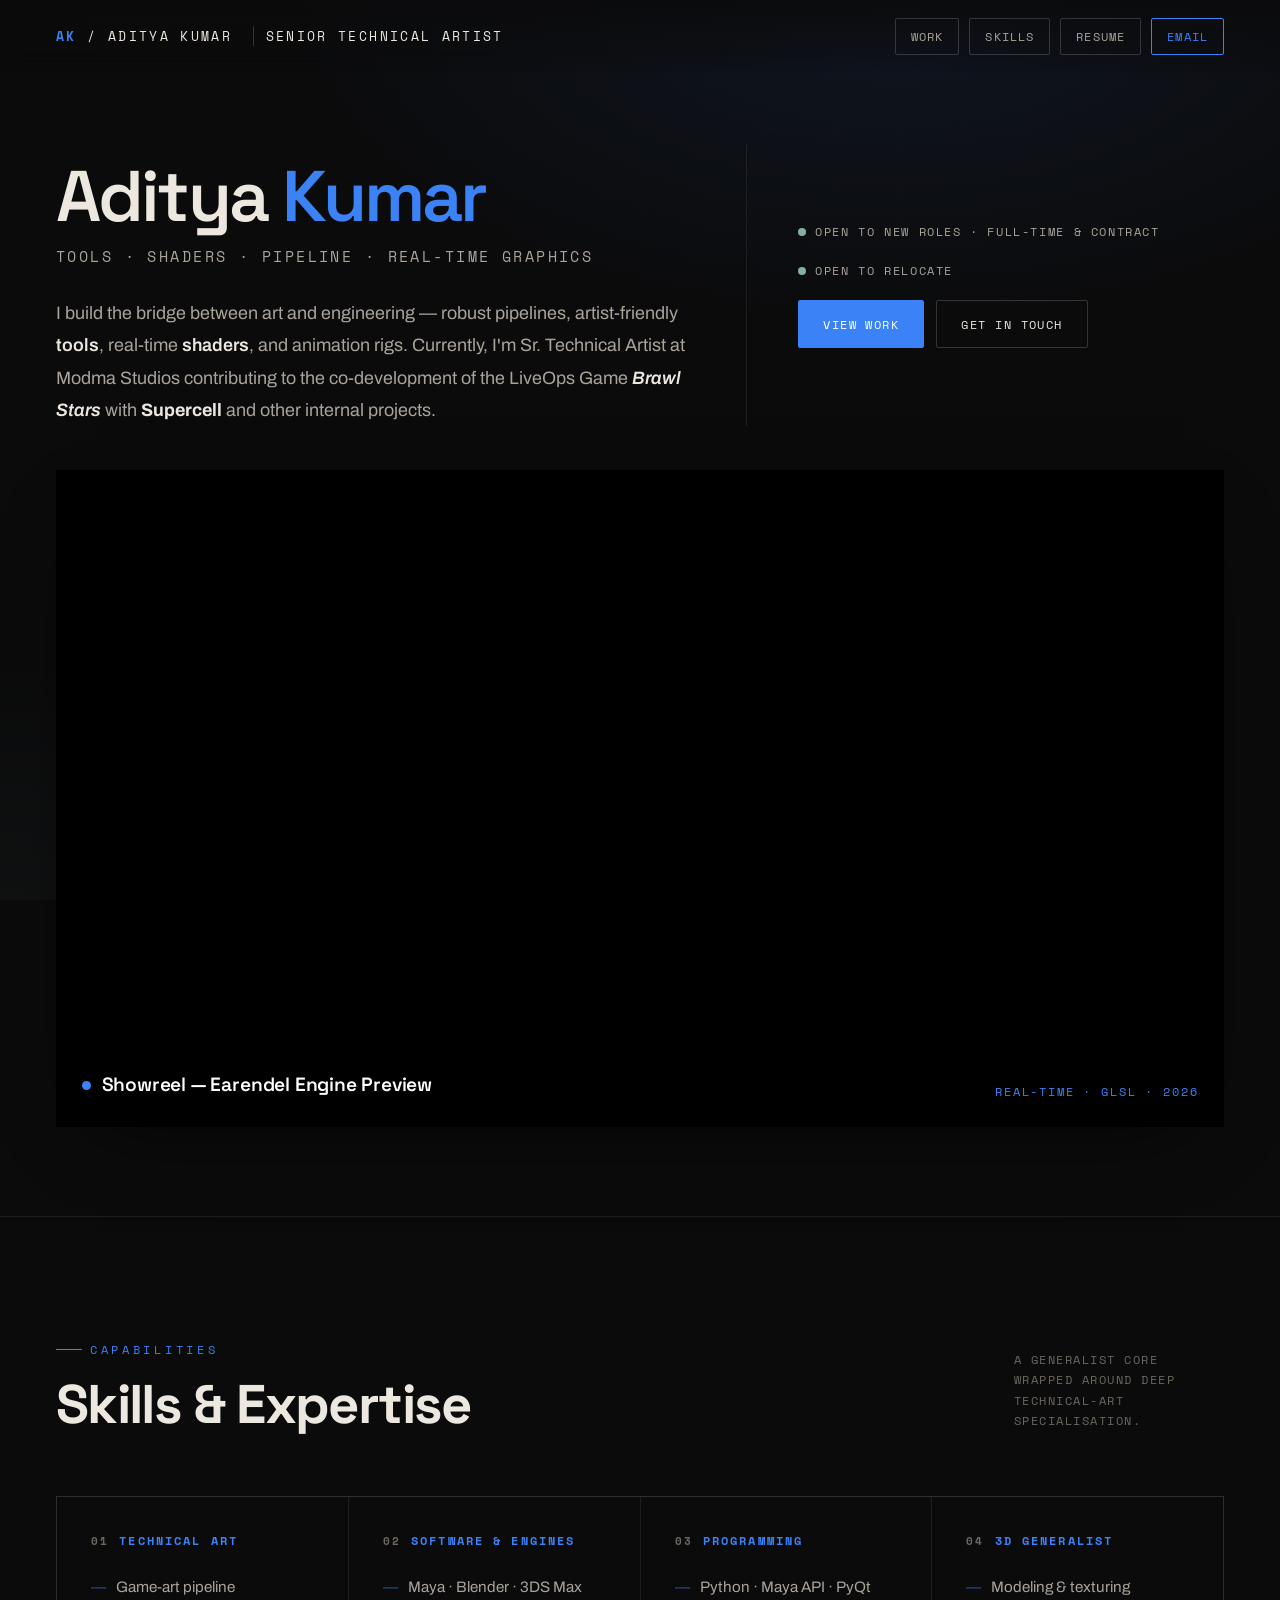
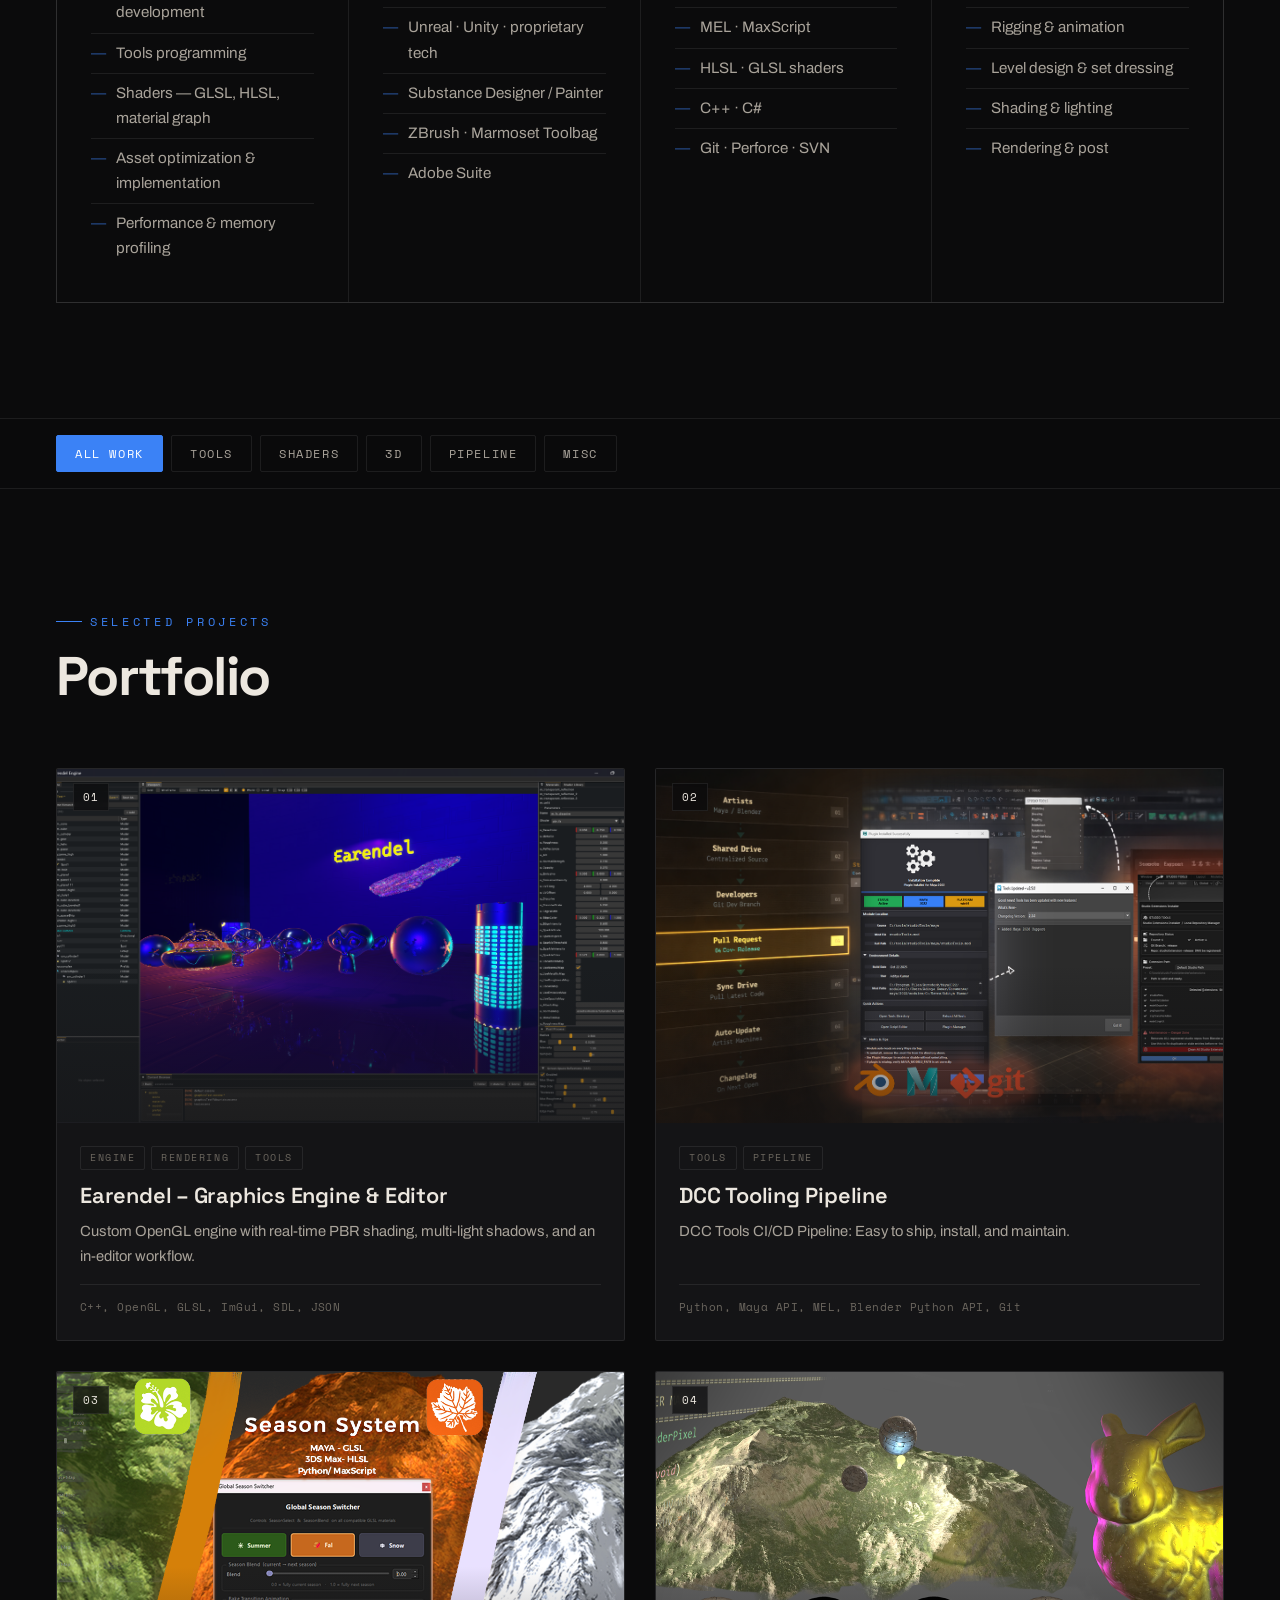
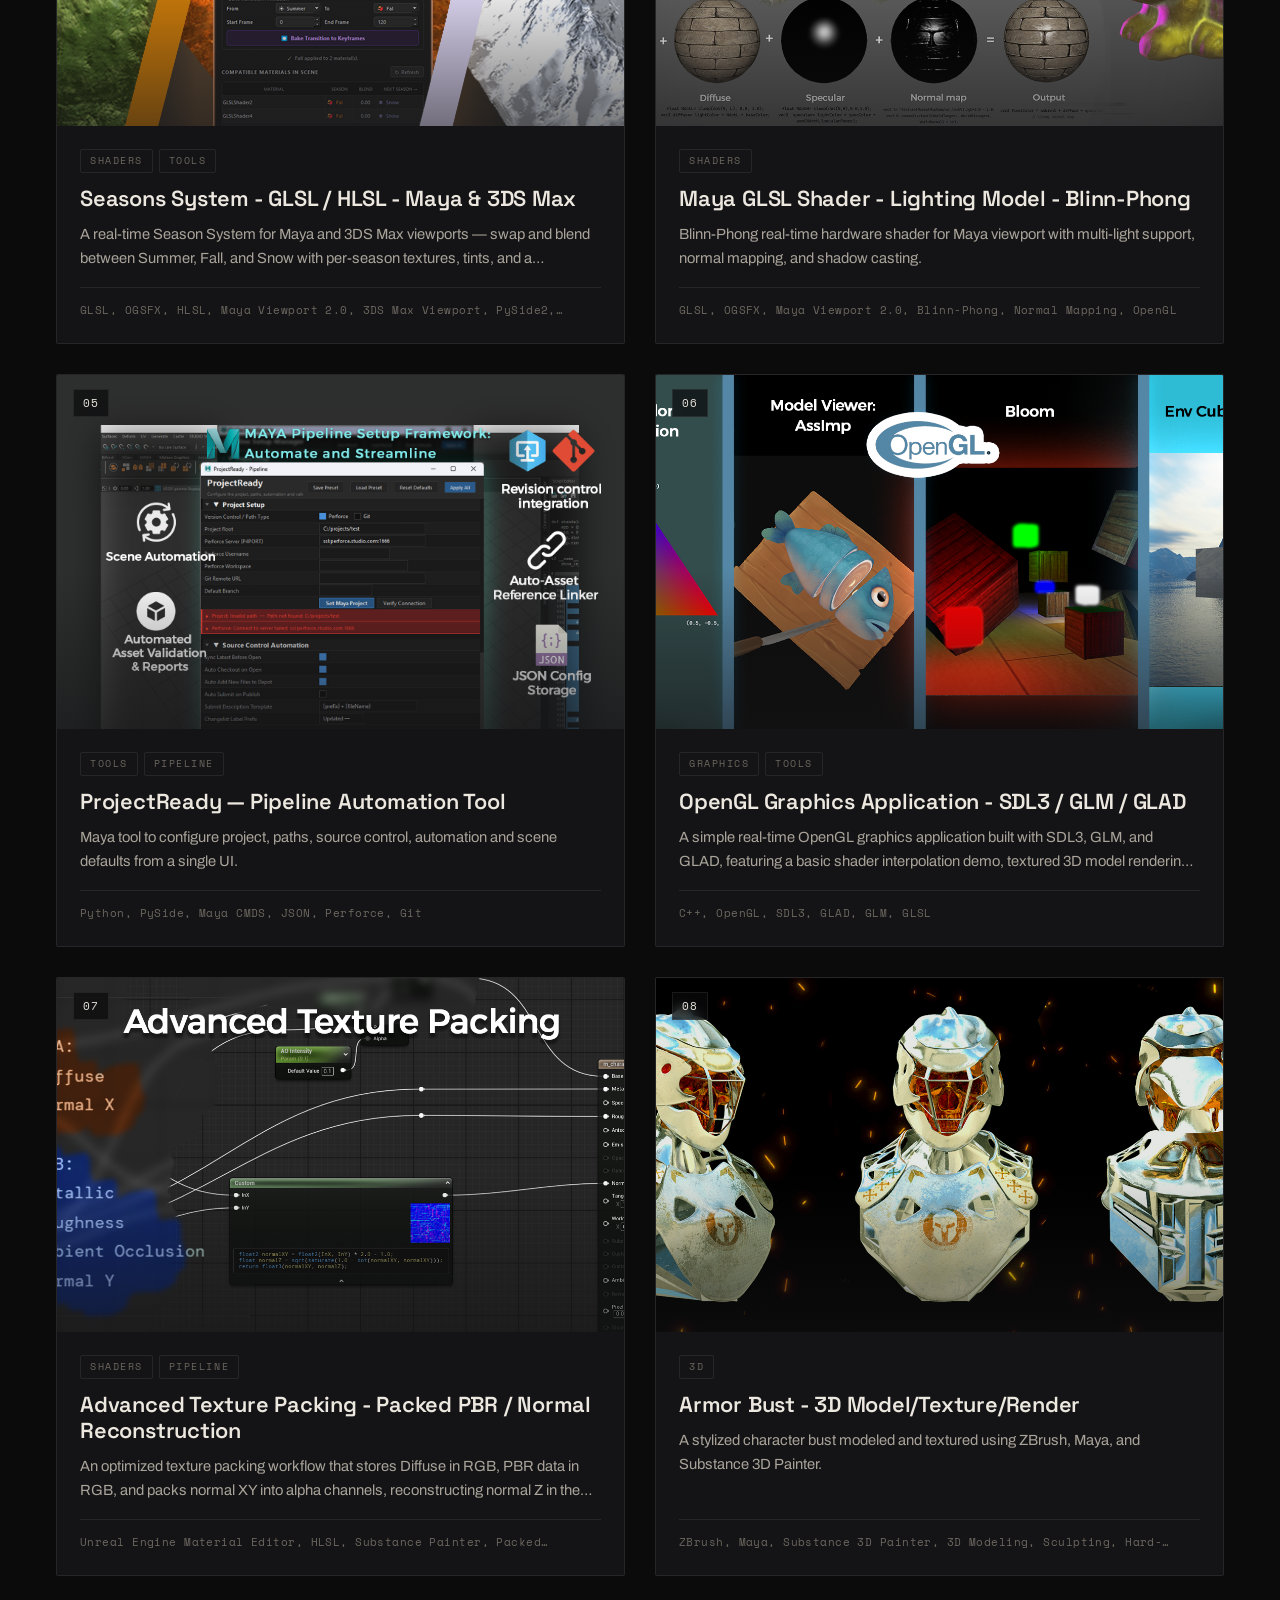
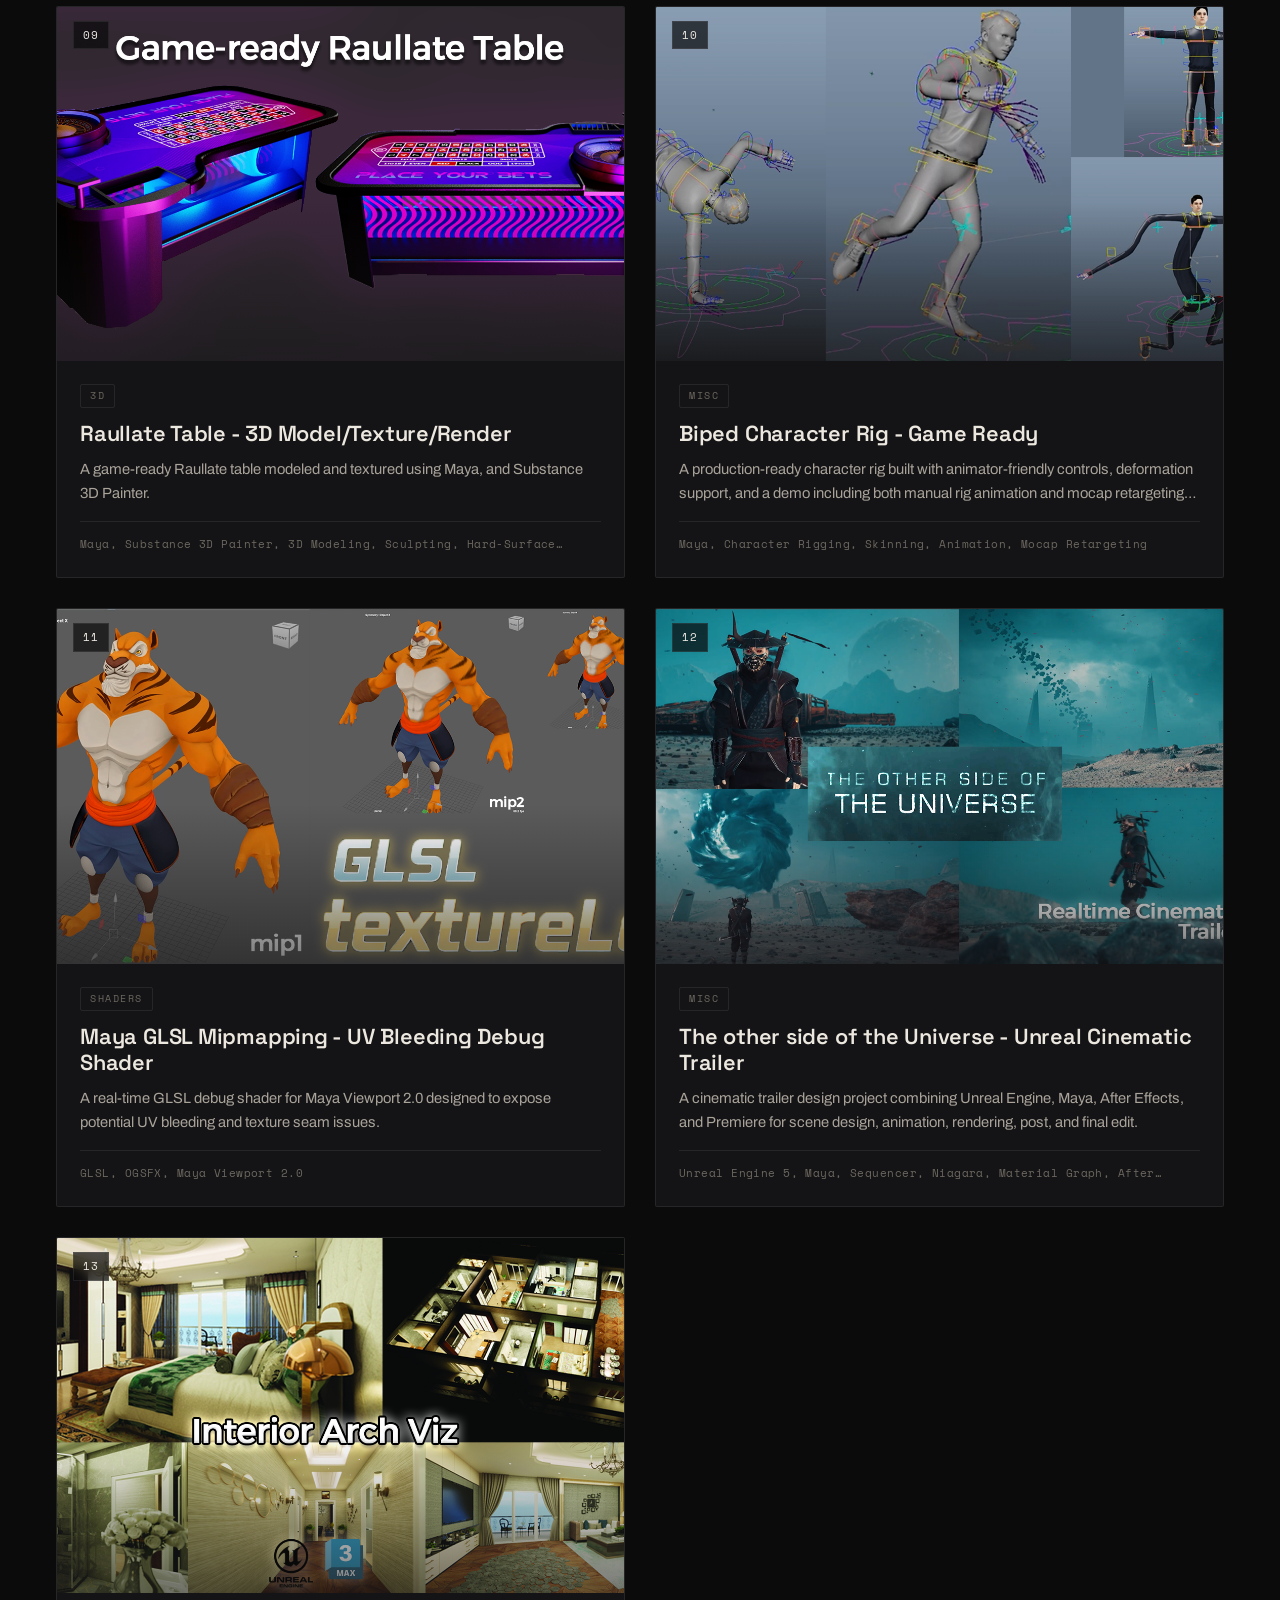
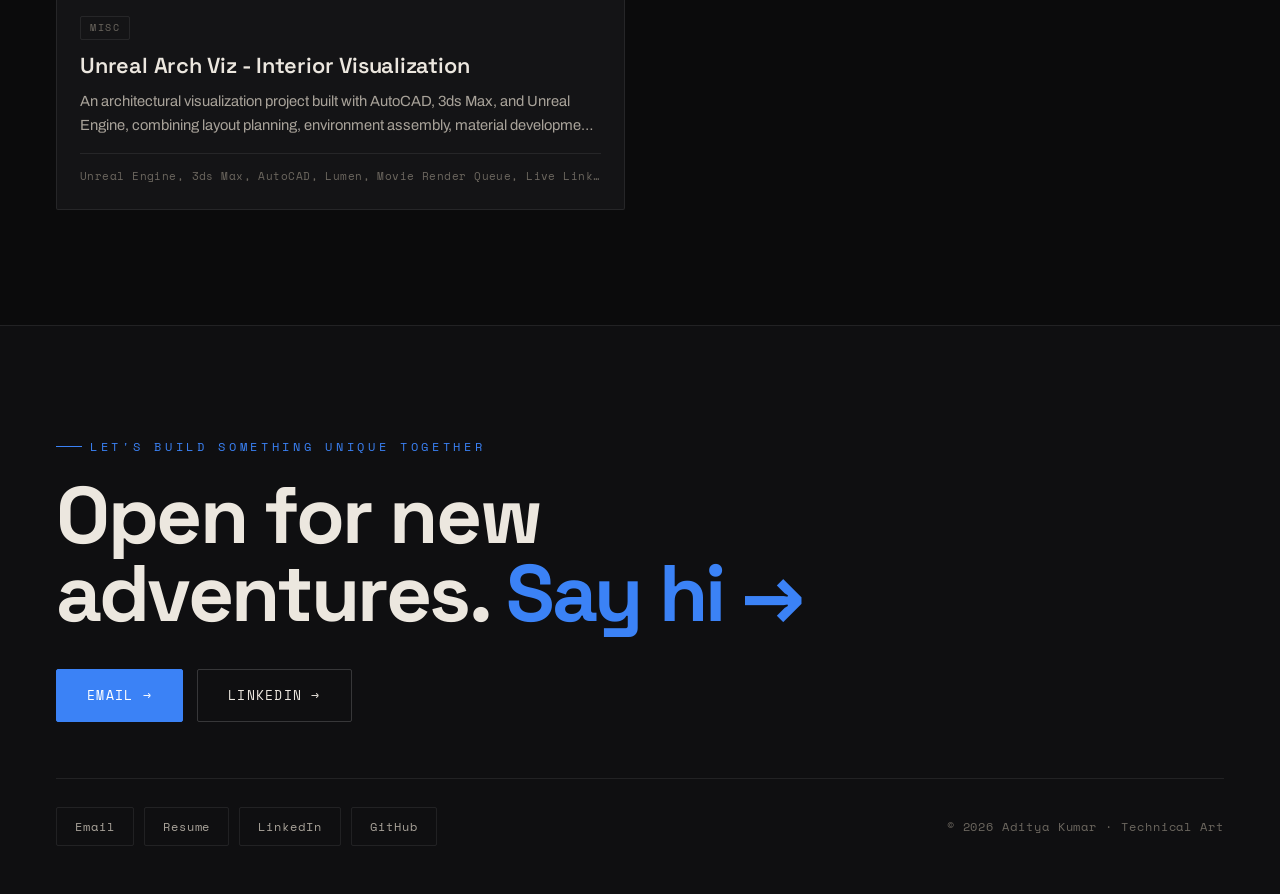
<file: index.html>
<!DOCTYPE html>
<html lang="en">
<head>

    <!-- Google tag (gtag.js) -->
    <script async src="https://www.googletagmanager.com/gtag/js?id=G-YCV9R69YSR"></script>
    <script>
        window.dataLayer = window.dataLayer || [];
        function gtag() { dataLayer.push(arguments); }
        gtag('js', new Date());

        gtag('config', 'G-YCV9R69YSR');
    </script>

    <meta charset="UTF-8">
    <meta name="viewport" content="width=device-width, initial-scale=1.0">
    <title>Aditya Kumar — Technical Artist</title>
    <link rel="preconnect" href="https://fonts.googleapis.com">
    <link rel="preconnect" href="https://fonts.gstatic.com" crossorigin>
    <link href="https://fonts.googleapis.com/css2?family=Space+Grotesk:wght@400;500;600;700&family=Archivo:wght@300;400;500;600&family=Space+Mono:wght@400;700&display=swap" rel="stylesheet">
    <link rel="stylesheet" href="app.css">
    <script>document.documentElement.classList.add('preanim');</script>
    <style>
             :root {
                 --bg: #0b0b0c;
                 --bg-2: #0f0f11;
                 --surface: #141416;
                 --border: rgba(255,255,255,0.08);
                 --border-strong: rgba(255,255,255,0.17);
                 --text: #ece7df;
                 --text-dim: #a9a39a;
                 --text-mute: #6c675f;
                 --accent: #3b82f6;
                 --accent-rgb: 59,130,246;
                 --accent-ink: #ffffff;
                 --accent-2: #84b0a0;
                 --accent-2-rgb: 132,176,160;
                 --code-text: #b9d0c7;
                 --font-display: 'Space Grotesk', sans-serif;
                 --font-body: 'Archivo', sans-serif;
                 --font-mono: 'Space Mono', monospace;
                 --radius: 2px;
                 --display-tracking: -0.03em;
                 --maxw: 1280px;
                 --topbar-h: 74px;
             }

             /* faint warm vignette + grid, very subtle */
             body::before {
                 content: "";
                 position: fixed;
                 inset: 0;
                 z-index: -2;
                 pointer-events: none;
                 background: radial-gradient(ellipse 80% 60% at 70% 0%, rgba(59,130,246,0.09), transparent 60%), radial-gradient(ellipse 70% 50% at 0% 100%, rgba(132,176,160,0.04), transparent 55%), var(--bg);
             }

             body::after {
                 content: "";
                 position: fixed;
                 inset: 0;
                 z-index: -1;
                 pointer-events: none;
                 opacity: 0.5;
                 background-image: linear-gradient(rgba(255,255,255,0.018) 1px, transparent 1px), linear-gradient(90deg, rgba(255,255,255,0.018) 1px, transparent 1px);
                 background-size: 64px 64px;
                 mask-image: radial-gradient(ellipse 100% 70% at 50% 0%, #000 30%, transparent 75%);
             }

             /* ── Top bar ─────────────────────────────────────── */
             .topbar {
                 position: fixed;
                 top: 0;
                 left: 0;
                 right: 0;
                 z-index: 600;
                 display: flex;
                 align-items: center;
                 justify-content: space-between;
                 gap: 12px 18px;
                 flex-wrap: wrap;
                 padding: 18px clamp(20px, 5vw, 56px);
                 backdrop-filter: blur(12px);
                 background: linear-gradient(180deg, rgba(11,11,12,0.92), rgba(11,11,12,0.4) 70%, transparent);
             }

             .brand {
                 font-family: var(--font-mono);
                 font-size: 0.82rem;
                 letter-spacing: 0.18em;
                 text-transform: uppercase;
                 color: var(--text);
             }

                 .brand b {
                     color: var(--accent);
                 }

             .brand-role {
                 color: var(--text);
                 border-left: 1px solid var(--border-strong);
                 margin-left: 10px;
                 padding-left: 12px;
             }

             .topbar nav {
                 display: flex;
                 gap: 10px;
                 flex-wrap: wrap;
             }

                 .topbar nav a {
                     font-family: var(--font-mono);
                     font-size: 0.72rem;
                     letter-spacing: 0.1em;
                     text-transform: uppercase;
                     color: var(--text-dim);
                     text-decoration: none;
                     border: 1px solid var(--border-strong);
                     padding: 8px 15px;
                     border-radius: var(--radius);
                     transition: all 0.25s var(--ease);
                 }

                     .topbar nav a:hover {
                         color: var(--accent-ink);
                         background: var(--accent);
                         border-color: var(--accent);
                     }

                     .topbar nav a.nav-cta {
                         color: var(--accent);
                         border-color: var(--accent);
                     }

                         .topbar nav a.nav-cta:hover {
                             color: var(--accent-ink);
                             background: var(--accent);
                         }
             /* mobile: keep brand role + nav visible, stacked and wrapping */
             @media (max-width: 720px) {
                 .topbar {
                     padding: 12px clamp(16px, 5vw, 56px);
                 }

                 .brand {
                     font-size: 0.74rem;
                     letter-spacing: 0.12em;
                     width: 100%;
                 }

                 .brand-role {
                     display: inline-block;
                     margin-left: 8px;
                     padding-left: 10px;
                 }

                 .topbar nav {
                     width: 100%;
                     gap: 8px;
                 }

                     .topbar nav a {
                         flex: 1 1 auto;
                         text-align: center;
                         padding: 9px 10px;
                         font-size: 0.7rem;
                     }
             }

             @media (max-width: 400px) {
                 :root {
                     --topbar-h: 126px;
                 }

                 .brand-role {
                     display: block;
                     margin-left: 0;
                     padding-left: 0;
                     margin-top: 5px;
                     border-left: none;
                     color: var(--accent);
                 }
             }

             /* ── Hero ────────────────────────────────────────── */
             .hero {
                 padding: clamp(120px, 16vh, 180px) clamp(20px, 5vw, 56px) clamp(50px, 7vw, 90px);
             }

                 .hero .wrap {
                     max-width: min(1640px, 95vw);
                 }

             .hero-head {
                 display: flex;
                 justify-content: space-between;
                 align-items: stretch;
                 gap: clamp(28px, 4vw, 56px);
                 flex-wrap: wrap;
                 margin-bottom: clamp(26px, 3.4vw, 50px);
             }

             .hero-head-left {
                 flex: 6 1 0;
                 min-width: 320px;
             }

             .hero-intro {
                 margin-top: 22px;
             }

             .hero-head-right {
                 flex: 4 1 0;
                 min-width: 240px;
                 display: flex;
                 flex-direction: column;
                 gap: 22px;
                 justify-content: center;
                 padding-left: clamp(28px, 4vw, 56px);
                 border-left: 1px solid var(--border);
             }

             .hero-foot {
                 display: flex;
                 flex-direction: column;
                 align-items: flex-start;
                 gap: 20px;
             }

             .hero-name {
                 font-family: var(--font-display);
                 font-weight: 600;
                 font-size: clamp(2.7rem, 5.6vw, 5rem);
                 line-height: 0.95;
                 letter-spacing: -0.04em;
                 color: var(--text);
                 margin: 18px 0 14px;
             }

                 .hero-name em {
                     font-style: normal;
                     color: var(--accent);
                 }
             /* the showreel is the hero centrepiece — large, full width, frameless */
             .reel-dot {
                 width: 9px;
                 height: 9px;
                 border-radius: 50%;
                 background: var(--accent);
                 box-shadow: 0 0 0 0 rgba(59,130,246,0.6);
                 animation: reelpulse 2.4s infinite;
             }

             @keyframes reelpulse {
                 0% {
                     box-shadow: 0 0 0 0 rgba(59,130,246,0.5);
                 }

                 70% {
                     box-shadow: 0 0 0 9px rgba(59,130,246,0);
                 }

                 100% {
                     box-shadow: 0 0 0 0 rgba(59,130,246,0);
                 }
             }

             .hero-reel {
                 position: relative;
                 width: 100%;
                 background: #000;
                 overflow: hidden;
                 box-shadow: 0 26px 80px -42px rgba(0,0,0,0.9);
             }

                 .hero-reel .featured-embed {
                     aspect-ratio: 16 / 9;
                 }
             /* transparent layer absorbs all pointer events so YouTube never shows its
        title, play/pause or hover controls, and the loop can't be paused */
             .reel-block {
                 position: absolute;
                 inset: 0;
                 z-index: 3;
                 cursor: default;
             }
             /* showreel label, shown inside the video area (non-interactive overlay) */
             .reel-cap {
                 position: absolute;
                 left: 0;
                 right: 0;
                 bottom: 0;
                 z-index: 4;
                 pointer-events: none;
                 display: flex;
                 align-items: flex-end;
                 justify-content: space-between;
                 gap: 14px;
                 flex-wrap: wrap;
                 padding: clamp(16px, 2vw, 32px);
                 background: linear-gradient(180deg, transparent 38%, rgba(0,0,0,0.45) 72%, rgba(0,0,0,0.82));
             }

             .reel-cap-title {
                 font-family: var(--font-display);
                 font-weight: 600;
                 font-size: clamp(1rem, 1.5vw, 1.45rem);
                 letter-spacing: -0.01em;
                 color: #fff;
                 display: inline-flex;
                 align-items: center;
                 gap: 11px;
             }

             .reel-cap-tag {
                 font-family: var(--font-mono);
                 font-size: clamp(0.68rem, 0.9vw, 0.82rem);
                 letter-spacing: 0.16em;
                 text-transform: uppercase;
                 color: var(--accent);
             }

             .hero-roles {
                 font-family: var(--font-mono);
                 font-size: clamp(0.8rem, 1.4vw, 0.95rem);
                 letter-spacing: 0.16em;
                 text-transform: uppercase;
                 color: var(--text-dim);
                 margin-bottom: 28px;
             }

             .hero-intro {
                 font-size: clamp(1rem, 1.4vw, 1.12rem);
                 line-height: 1.8;
                 color: var(--text-dim);
                 max-width: 68ch;
             }

                 .hero-intro strong {
                     color: var(--text);
                     font-weight: 600;
                 }

             .hero-actions {
                 display: flex;
                 flex-direction: row;
                 flex-wrap: nowrap;
                 gap: 12px;
                 margin-top: 0;
             }

                 .hero-actions .btn {
                     white-space: nowrap;
                 }

             .btn {
                 font-family: var(--font-mono);
                 font-size: 0.76rem;
                 letter-spacing: 0.12em;
                 text-transform: uppercase;
                 text-decoration: none;
                 padding: 13px 24px;
                 border: 1px solid var(--border-strong);
                 color: var(--text);
                 transition: all 0.3s var(--ease);
                 border-radius: var(--radius);
             }

                 .btn:hover {
                     border-color: var(--accent);
                     color: var(--accent);
                 }

             .btn-primary {
                 background: var(--accent);
                 color: var(--accent-ink);
                 border-color: var(--accent);
             }

                 .btn-primary:hover {
                     background: transparent;
                     color: var(--accent);
                 }

             .hero-status {
                 display: inline-flex;
                 align-items: center;
                 gap: 9px;
                 font-family: var(--font-mono);
                 font-size: 0.72rem;
                 letter-spacing: 0.14em;
                 text-transform: uppercase;
                 color: var(--text-dim);
             }

                 .hero-status .dot {
                     width: 8px;
                     height: 8px;
                     border-radius: 50%;
                     background: var(--accent-2);
                     box-shadow: 0 0 0 0 rgba(132,176,160,0.6);
                     animation: pulse 2.4s infinite;
                 }

             @keyframes pulse {
                 0% {
                     box-shadow: 0 0 0 0 rgba(132,176,160,0.5);
                 }

                 70% {
                     box-shadow: 0 0 0 9px rgba(132,176,160,0);
                 }

                 100% {
                     box-shadow: 0 0 0 0 rgba(132,176,160,0);
                 }
             }

             /* featured */
             .featured {
                 position: relative;
                 cursor: pointer;
                 border: 1px solid var(--border-strong);
                 overflow: hidden;
                 background: var(--bg-2);
                 box-shadow: 0 30px 80px -34px rgba(0,0,0,0.85);
                 transition: transform 0.5s var(--ease), box-shadow 0.5s var(--ease);
             }

                 .featured:hover {
                     transform: translateY(-4px);
                     box-shadow: 0 36px 100px -30px rgba(0,0,0,0.9), 0 0 0 1px var(--accent), 0 0 70px -12px rgba(59,130,246,0.5);
                 }

                 .featured img {
                     width: 100%;
                     aspect-ratio: 4 / 3;
                     object-fit: cover;
                     transition: transform 0.8s var(--ease), filter 0.6s;
                     filter: saturate(1.08) contrast(1.03);
                 }

                 .featured:hover img {
                     transform: scale(1.05);
                     filter: saturate(1.18) contrast(1.05);
                 }

             .featured-video {
                 cursor: default;
             }

             .featured-embed {
                 position: relative;
                 width: 100%;
                 aspect-ratio: 16 / 9;
                 background: #000;
             }

                 .featured-embed iframe {
                     position: absolute;
                     inset: 0;
                     width: 100%;
                     height: 100%;
                     border: 0;
                     display: block;
                 }

             .featured-frame {
                 position: absolute;
                 inset: 12px;
                 border: 1px solid rgba(255,255,255,0.22);
                 pointer-events: none;
             }

             .featured-cap {
                 position: absolute;
                 left: 0;
                 right: 0;
                 bottom: 0;
                 display: flex;
                 align-items: flex-end;
                 justify-content: space-between;
                 gap: 16px;
                 padding: 22px 20px;
                 background: linear-gradient(180deg, transparent 35%, rgba(0,0,0,0.55) 70%, rgba(0,0,0,0.86));
             }

                 .featured-cap .fc-tag {
                     font-family: var(--font-mono);
                     font-size: 0.66rem;
                     letter-spacing: 0.18em;
                     text-transform: uppercase;
                     color: var(--accent);
                 }

                 .featured-cap h3 {
                     font-family: var(--font-display);
                     font-weight: 600;
                     font-size: 1.25rem;
                     line-height: 1.15;
                     color: #fff;
                     margin-top: 5px;
                 }

                 .featured-cap .fc-open {
                     font-family: var(--font-mono);
                     font-size: 0.72rem;
                     letter-spacing: 0.1em;
                     color: #fff;
                     white-space: nowrap;
                     background: rgba(0,0,0,0.45);
                     border: 1px solid rgba(255,255,255,0.4);
                     padding: 8px 13px;
                     border-radius: var(--radius);
                     cursor: pointer;
                     transition: all 0.25s var(--ease);
                 }

                     .featured-cap .fc-open:hover {
                         background: var(--accent);
                         color: var(--accent-ink);
                         border-color: var(--accent);
                     }

             .featured-badge {
                 position: absolute;
                 top: 16px;
                 left: 16px;
                 font-family: var(--font-mono);
                 font-size: 0.64rem;
                 letter-spacing: 0.2em;
                 text-transform: uppercase;
                 color: var(--text);
                 background: rgba(0,0,0,0.55);
                 backdrop-filter: blur(6px);
                 padding: 5px 11px;
                 border: 1px solid var(--border);
             }

             @media (max-width: 720px) {
                 :root {
                     --topbar-h: 104px;
                 }

                 .hero {
                     padding-top: 150px;
                 }

                 .hero-head {
                     gap: 26px;
                 }

                 .hero-name {
                     font-size: clamp(2.6rem, 12vw, 4rem);
                 }

                 .hero-head-right {
                     border-left: none;
                     padding-left: 0;
                     padding-top: 24px;
                     border-top: 1px solid var(--border);
                     justify-content: flex-start;
                     flex-basis: 100%;
                     max-width: 100%;
                 }
             }

             /* hero entrance — base style is VISIBLE. We hide only while html.preanim is
        present, which JS adds before paint and always removes after load (+failsafe).
        So no JS failure or frozen-timeline render can leave the hero hidden. */
             @media (prefers-reduced-motion: no-preference) {
                 .hero-head-left > *, .hero-head-right > *, .hero-reel {
                     transition: opacity 0.8s var(--ease), transform 0.8s var(--ease);
                 }

                 html.preanim .hero-head-left > *, html.preanim .hero-head-right > *, html.preanim .hero-reel {
                     opacity: 0;
                     transform: translateY(20px);
                 }

                 .hero-head-left > *:nth-child(1) {
                     transition-delay: 0.02s;
                 }

                 .hero-head-left > *:nth-child(2) {
                     transition-delay: 0.10s;
                 }

                 .hero-head-left > *:nth-child(3) {
                     transition-delay: 0.18s;
                 }

                 .hero-head-right > *:nth-child(1) {
                     transition-delay: 0.12s;
                 }

                 .hero-head-right > *:nth-child(2) {
                     transition-delay: 0.20s;
                 }

                 .hero-head-right > *:nth-child(3) {
                     transition-delay: 0.28s;
                 }

                 .hero-reel {
                     transition-delay: 0.34s;
                 }
             }

             .divider {
                 border-top: 1px solid var(--border);
             }

             .now-line {
                 margin-top: 30px;
                 padding-top: 22px;
                 border-top: 1px solid var(--border);
                 display: flex;
                 flex-direction: column;
                 gap: 14px;
             }

                 .now-line p {
                     font-size: 0.95rem;
                     color: var(--text-dim);
                     line-height: 1.7;
                     max-width: 48ch;
                 }

                     .now-line p b {
                         color: var(--text);
                     }
             /* sticky-nav scroll offset so anchored sections clear the bar */
             #skills, #work, .hero {
                 scroll-margin-top: var(--topbar-h, 64px);
             }

             .footer-cta-actions {
                 display: flex;
                 flex-wrap: wrap;
                 gap: 14px;
                 margin-top: 36px;
             }

             .footer-btn {
                 font-family: var(--font-mono);
                 font-size: 0.8rem;
                 letter-spacing: 0.1em;
                 text-transform: uppercase;
                 text-decoration: none;
                 padding: 15px 30px;
                 border: 1px solid var(--border-strong);
                 color: var(--text);
                 transition: all 0.3s var(--ease);
                 border-radius: var(--radius);
             }

                 .footer-btn:hover {
                     border-color: var(--accent);
                     color: var(--accent);
                 }

             .footer-btn-primary {
                 background: var(--accent);
                 color: var(--accent-ink);
                 border-color: var(--accent);
             }

                 .footer-btn-primary:hover {
                     background: transparent;
                     color: var(--accent);
                 }
    </style>
</head>
<body>

<div class="topbar">
  <div class="brand"><b>AK</b> / Aditya Kumar <span class="brand-role">Senior Technical Artist</span></div>
  <nav>
    <a href="#work">Work</a>
    <a href="#skills">Skills</a>
    <a href="./resume.html" target="_blank">Resume</a>
    <a href="mailto:aditya.techartist@gmail.com" class="nav-cta">Email</a>
  </nav>
</div>

<header class="hero" data-screen-label="Hero">
  <div class="wrap">
    <div class="hero-head">
      <div class="hero-head-left">
        <h1 class="hero-name">Aditya <em>Kumar</em></h1>
        <p class="hero-roles">Tools · Shaders · Pipeline · Real-time Graphics</p>
        <p class="hero-intro">I build the bridge between art and engineering — robust pipelines, artist-friendly <strong>tools</strong>, real-time <strong>shaders</strong>, and animation rigs. Currently, I'm Sr. Technical Artist at Modma Studios contributing to the co-development of the LiveOps Game <strong><i>Brawl Stars</i></strong> with <strong><b>Supercell</b></strong> and other internal projects.</p>
      </div>
      <div class="hero-head-right">
          <div class="hero-foot">
              <span class="hero-status"><span class="dot"></span>Open to new roles · full-time &amp; contract</span>
              <span class="hero-status"><span class="dot"></span>Open to relocate </span>
              <div class="hero-actions">
                  <a class="btn btn-primary" href="#work">View Work</a>
                  <a class="btn" href="mailto:aditya.techartist@gmail.com">Get in touch</a>
              </div>
          </div>
      </div>
    </div>
    <figure class="featured-video hero-reel">
      <div class="featured-embed">
        <iframe id="reelIframe" src="https://www.youtube.com/embed/GYHmQCKvRzM?autoplay=1&amp;mute=1&amp;loop=1&amp;playlist=GYHmQCKvRzM&amp;controls=0&amp;modestbranding=1&amp;rel=0&amp;playsinline=1&amp;showinfo=0&amp;disablekb=1&amp;fs=0&amp;iv_load_policy=3&amp;enablejsapi=1"
                title="Earendel Engine Preview" frameborder="0"
                allow="autoplay; encrypted-media; picture-in-picture; web-share"
                referrerpolicy="strict-origin-when-cross-origin"></iframe>
        <span class="reel-block"></span>
        <figcaption class="reel-cap">
          <span class="reel-cap-title"><span class="reel-dot"></span>Showreel — Earendel Engine Preview</span>
          <span class="reel-cap-tag">Real-time · GLSL · 2026</span>
        </figcaption>
      </div>
    </figure>
  </div>
</header>

<section class="section divider" id="skills">
  <div class="wrap">
    <div class="section-head reveal">
      <div>
        <span class="eyebrow">Capabilities</span>
        <h2 class="section-title" style="margin-top:18px;">Skills &amp; Expertise</h2>
      </div>
      <p class="section-sub">A generalist core wrapped around deep technical-art specialisation.</p>
    </div>
    <div class="skills-grid reveal">
      <div class="skill-cat">
        <h3><span class="idx">01</span> Technical Art</h3>
        <ul>
          <li>Game-art pipeline development</li>
          <li>Tools programming</li>
          <li>Shaders — GLSL, HLSL, material graph</li>
          <li>Asset optimization &amp; implementation</li>
          <li>Performance &amp; memory profiling</li>
        </ul>
      </div>
      <div class="skill-cat">
        <h3><span class="idx">02</span> Software &amp; Engines</h3>
        <ul>
          <li>Maya · Blender · 3DS Max</li>
          <li>Unreal · Unity · proprietary tech</li>
          <li>Substance Designer / Painter</li>
          <li>ZBrush · Marmoset Toolbag</li>
          <li>Adobe Suite</li>
        </ul>
      </div>
      <div class="skill-cat">
        <h3><span class="idx">03</span> Programming</h3>
        <ul>
          <li>Python · Maya API · PyQt</li>
          <li>MEL · MaxScript</li>
          <li>HLSL · GLSL shaders</li>
          <li>C++ · C#</li>
          <li>Git · Perforce · SVN</li>
        </ul>
      </div>
      <div class="skill-cat">
        <h3><span class="idx">04</span> 3D Generalist</h3>
        <ul>
          <li>Modeling &amp; texturing</li>
          <li>Rigging &amp; animation</li>
          <li>Level design &amp; set dressing</li>
          <li>Shading &amp; lighting</li>
          <li>Rendering &amp; post</li>
        </ul>
      </div>
    </div>
  </div>
</section>

<div class="filterbar" id="work">
  <div class="filter-buttons">
    <button class="filter-btn active" data-filter="all">All Work</button>
    <button class="filter-btn" data-filter="tools">Tools</button>
    <button class="filter-btn" data-filter="shaders">Shaders</button>
    <button class="filter-btn" data-filter="3d">3D</button>
    <button class="filter-btn" data-filter="pipeline">Pipeline</button>
    <button class="filter-btn" data-filter="misc">Misc</button>
  </div>
</div>

<section class="section" data-screen-label="Work">
  <div class="wrap">
    <div class="section-head reveal">
      <div>
        <span class="eyebrow">Selected Projects</span>
        <h2 class="section-title" style="margin-top:18px;">Portfolio</h2>
      </div>
    </div>
    <div class="portfolio-grid" id="portfolioGrid"></div>
  </div>
</section>

<footer class="site-footer">
  <div class="footer-cta">
    <span class="eyebrow reveal">Let's build something unique together</span>
    <h2 class="reveal" style="margin-top:20px;">Open for new<br>adventures. <a href="mailto:aditya.techartist@gmail.com">Say hi →</a></h2>
    <div class="footer-cta-actions reveal">
      <a class="footer-btn footer-btn-primary" href="mailto:aditya.techartist@gmail.com">Email →</a>
      <a class="footer-btn" href="https://linkedin.com/in/ifxadi" target="_blank" rel="noopener">LinkedIn →</a>
    </div>
    <div class="footer-meta">
      <div class="footer-links">
        <a class="footer-link" href="mailto:aditya.techartist@gmail.com">Email</a>
        <a class="footer-link" href="./resume.html" target="_blank">Resume</a>
        <a class="footer-link" href="https://linkedin.com/in/ifxadi" target="_blank">LinkedIn</a>
        <a class="footer-link" href="https://github.com/ifxadi" target="_blank">GitHub</a>
      </div>
      <span class="footer-copy">© 2026 Aditya Kumar · Technical Art</span>
    </div>
  </div>
</footer>

<script src="portfolioData.js"></script>
<script src="app.js"></script>
<script>
(function () {
  // Soft reveal: drop the hiding class so the staggered transition plays (real browsers).
  function soft() { document.documentElement.classList.remove('preanim'); }
  // Hard reveal: force the final visible state inline with no transition, so a
  // frozen/throttled animation clock can never trap the hero at opacity:0.
  function hard() {
    document.documentElement.classList.remove('preanim');
    var els = document.querySelectorAll('.hero-head-left > *, .hero-head-right > *, .hero-reel');
    for (var i = 0; i < els.length; i++) {
      els[i].style.transition = 'none';
      els[i].style.opacity = '1';
      els[i].style.transform = 'none';
    }
  }
  if (document.readyState === 'complete') { requestAnimationFrame(soft); }
  else { window.addEventListener('load', function () { requestAnimationFrame(soft); }); }
  setTimeout(hard, 1500); // failsafe runs after the entrance completes
})();
</script>
</body>
</html>
</file>
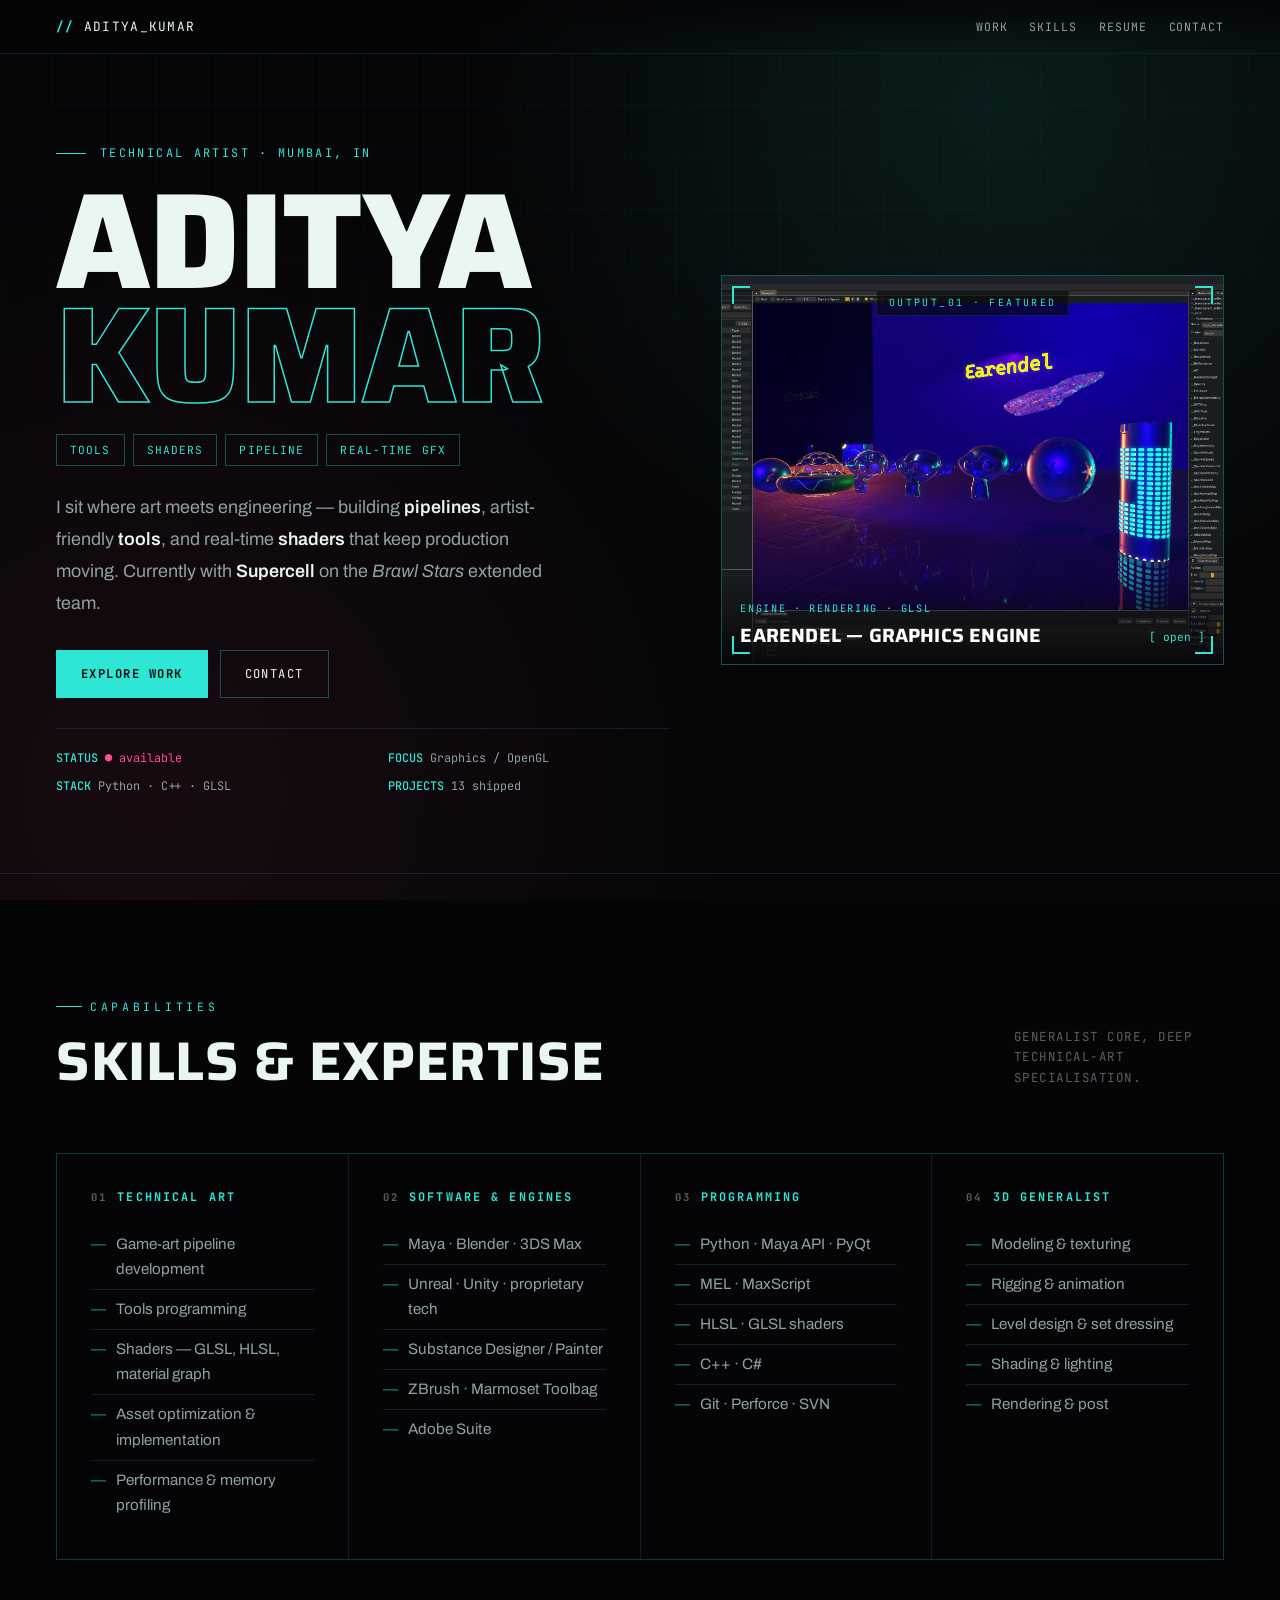
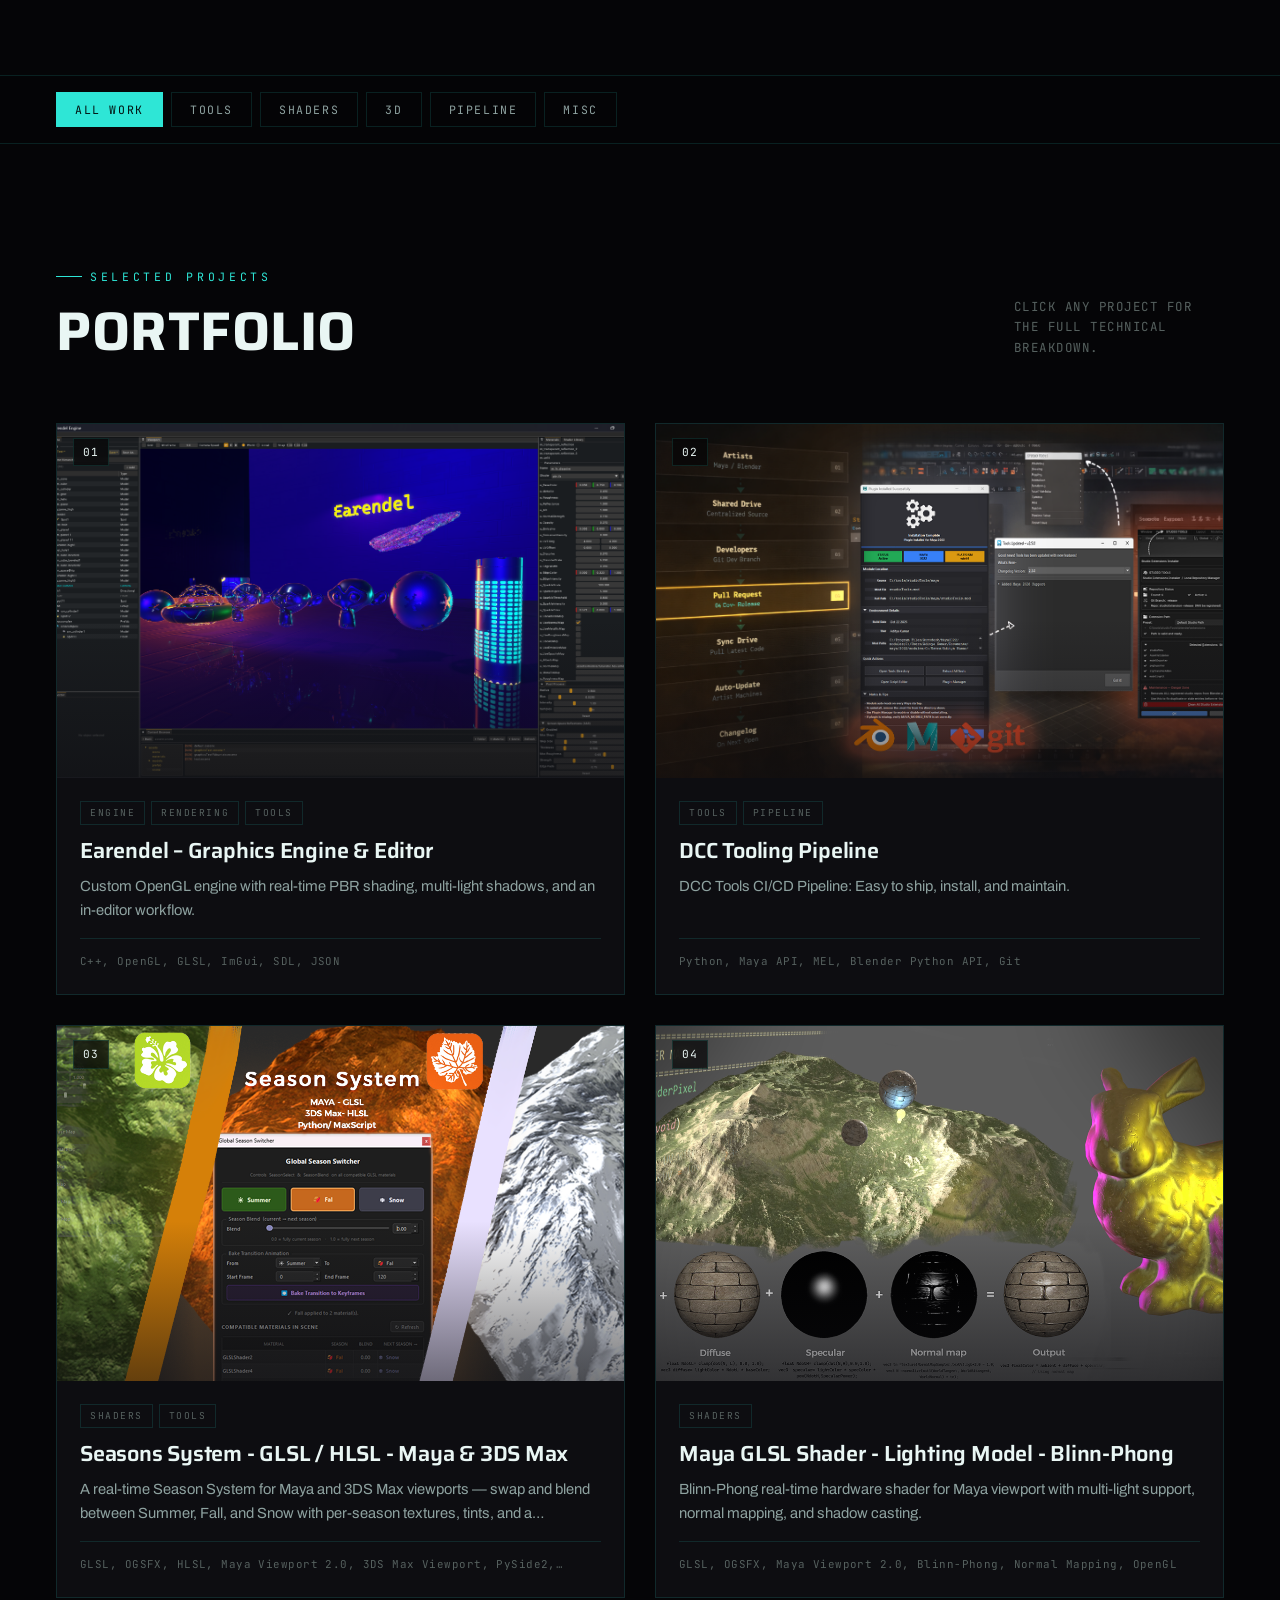
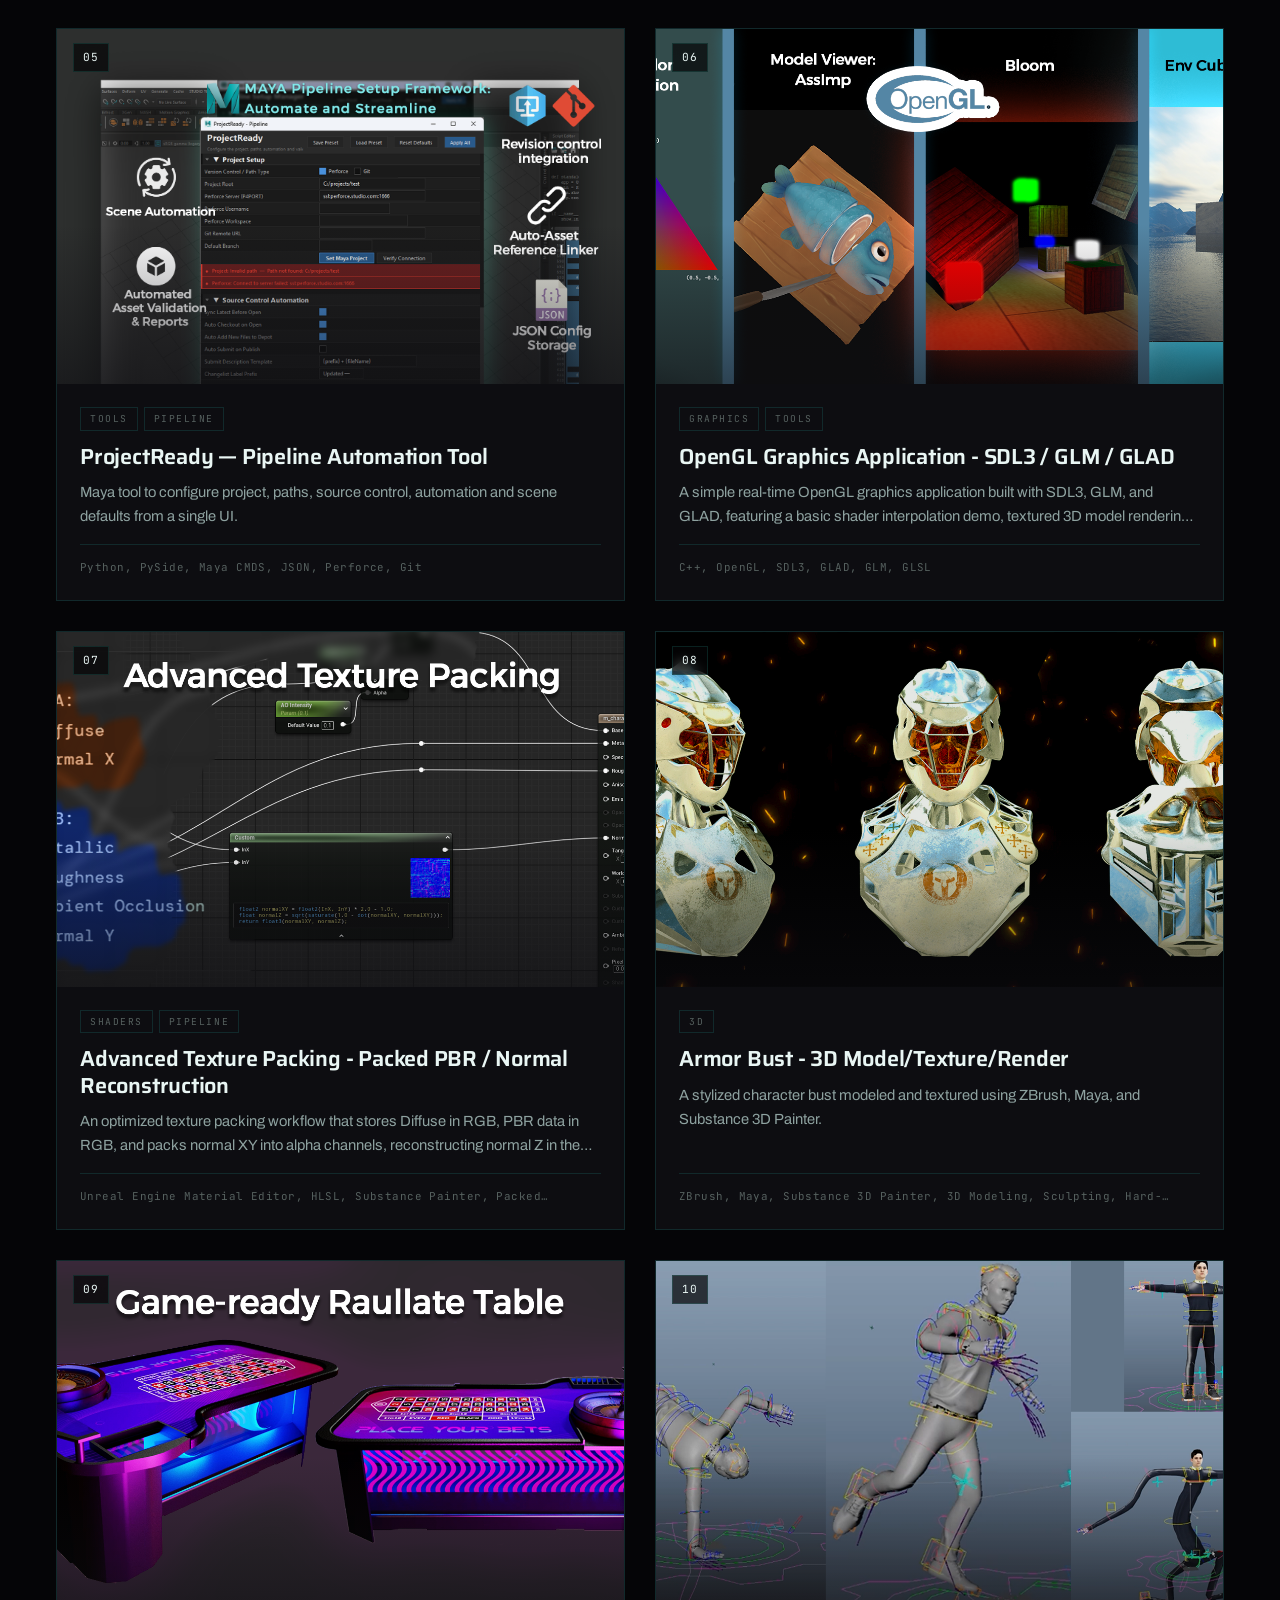
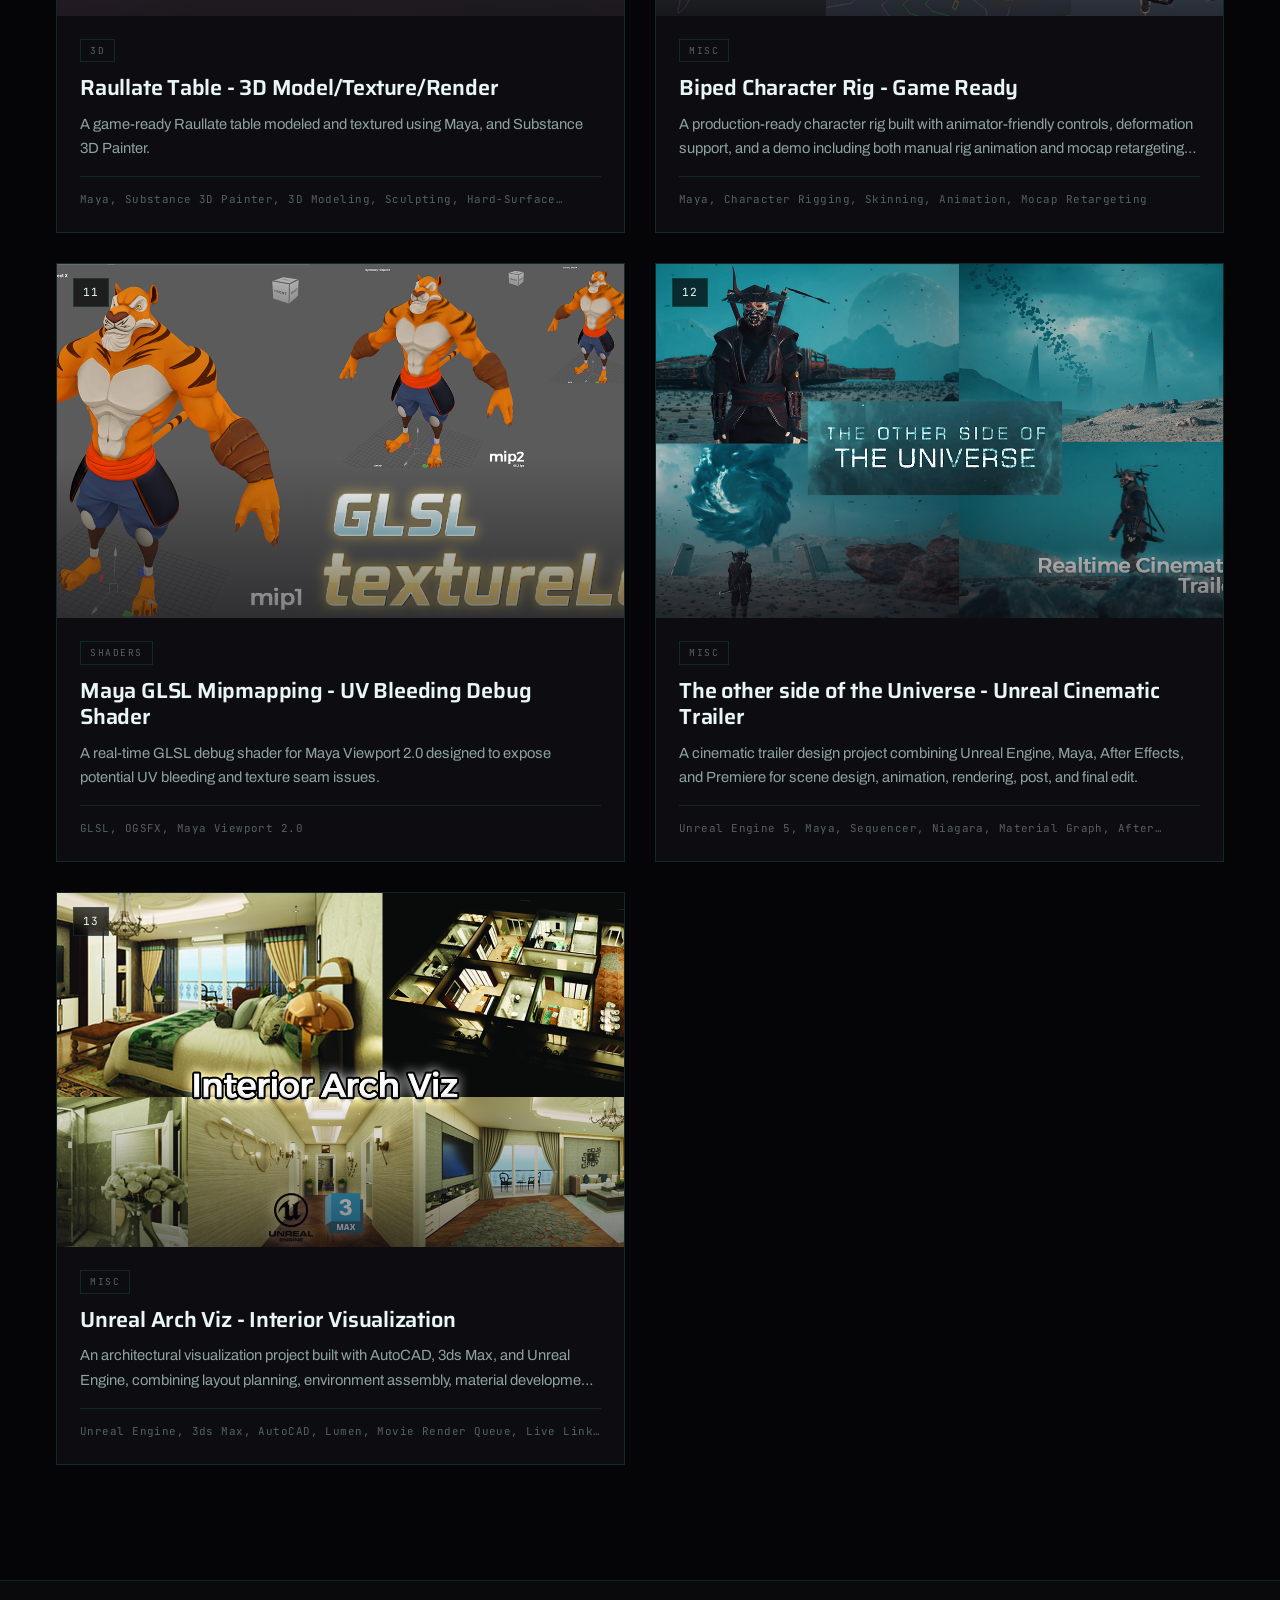
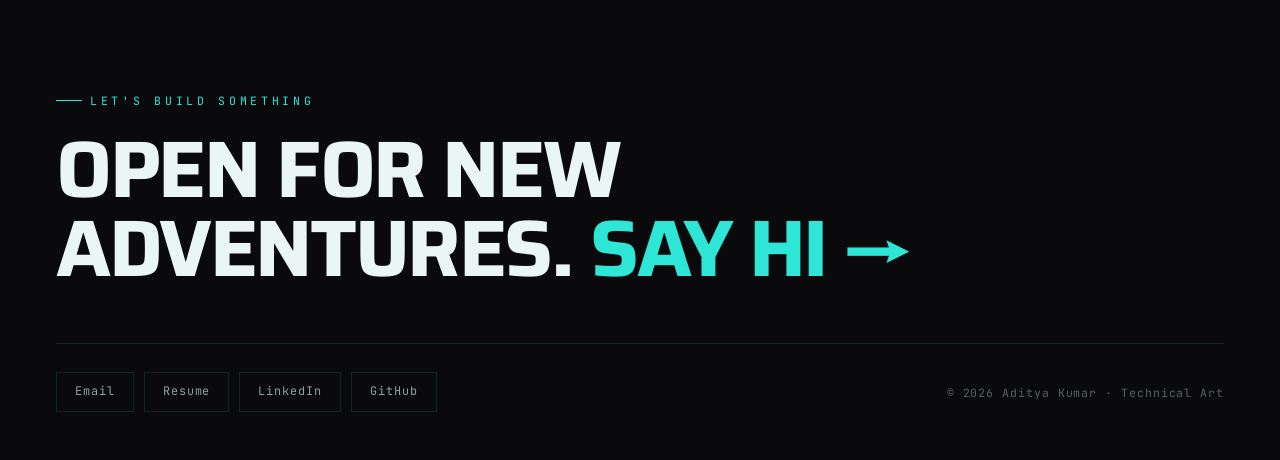
<file: signal.html>
<!DOCTYPE html>
<html lang="en">
<head>
<meta charset="UTF-8">
<meta name="viewport" content="width=device-width, initial-scale=1.0">
<title>Aditya Kumar — Technical Artist</title>
<link rel="preconnect" href="https://fonts.googleapis.com">
<link rel="preconnect" href="https://fonts.gstatic.com" crossorigin>
<link href="https://fonts.googleapis.com/css2?family=Saira:wght@500;600;700;800;900&family=Archivo:wght@300;400;500;600&family=JetBrains+Mono:wght@400;500;700&display=swap" rel="stylesheet">
<link rel="stylesheet" href="app.css">
<script>document.documentElement.classList.add('preanim');</script>
<style>
:root {
  --bg: #050507;
  --bg-2: #0a0a0d;
  --surface: #0d0d11;
  --border: rgba(46,230,214,0.13);
  --border-strong: rgba(46,230,214,0.32);
  --text: #e9f6f4;
  --text-dim: #8ea2a0;
  --text-mute: #56615f;
  --accent: #2ee6d6;
  --accent-rgb: 46,230,214;
  --accent-ink: #02110f;
  --accent-2: #ff4d8d;
  --accent-2-rgb: 255,77,141;
  --code-text: #8be9d6;
  --font-display: 'Saira', sans-serif;
  --font-body: 'Archivo', sans-serif;
  --font-mono: 'JetBrains Mono', monospace;
  --radius: 0px;
  --display-tracking: 0.01em;
  --maxw: 1320px;
}

body::before {
  content: ""; position: fixed; inset: 0; z-index: -2; pointer-events: none;
  background:
    radial-gradient(circle at 78% 12%, rgba(46,230,214,0.10), transparent 42%),
    radial-gradient(circle at 12% 88%, rgba(255,77,141,0.07), transparent 45%),
    var(--bg);
}
body::after {
  content: ""; position: fixed; inset: 0; z-index: -1; pointer-events: none; opacity: 0.6;
  background-image:
    linear-gradient(rgba(46,230,214,0.05) 1px, transparent 1px),
    linear-gradient(90deg, rgba(46,230,214,0.05) 1px, transparent 1px);
  background-size: 52px 52px;
  mask-image: radial-gradient(ellipse 120% 80% at 50% 0%, #000 35%, transparent 78%);
}
/* slow scanline drift, very subtle */
.scan { position: fixed; inset: 0; z-index: -1; pointer-events: none; opacity: 0.5;
  background: repeating-linear-gradient(0deg, transparent 0 3px, rgba(255,255,255,0.012) 3px 4px);
  animation: scan 16s linear infinite; }
@keyframes scan { to { background-position: 0 200px; } }
@media (prefers-reduced-motion: reduce) { .scan { animation: none; } }

.topbar {
  position: fixed; top: 0; left: 0; right: 0; z-index: 600;
  display: flex; align-items: center; justify-content: space-between;
  padding: 16px clamp(20px, 5vw, 56px);
  backdrop-filter: blur(12px);
  background: linear-gradient(180deg, rgba(5,5,7,0.9), transparent);
  border-bottom: 1px solid var(--border);
}
.brand { font-family: var(--font-mono); font-size: 0.8rem; letter-spacing: 0.1em; color: var(--text); }
.brand b { color: var(--accent); }
.topbar nav { display: flex; gap: 22px; }
.topbar nav a { font-family: var(--font-mono); font-size: 0.72rem; letter-spacing: 0.08em; text-transform: uppercase; color: var(--text-dim); text-decoration: none; transition: color 0.25s; }
.topbar nav a:hover { color: var(--accent); }
@media (max-width: 720px) { .topbar nav { display: none; } }

/* ── Hero ─────────────────────────────────────────── */
.hero { padding: clamp(120px, 16vh, 170px) clamp(20px, 5vw, 56px) clamp(48px, 6vw, 80px); position: relative; }
.hero-grid { display: grid; grid-template-columns: 1.1fr 0.9fr; gap: clamp(30px, 4vw, 64px); align-items: center; }
.hero-kicker { font-family: var(--font-mono); font-size: 0.74rem; letter-spacing: 0.2em; text-transform: uppercase; color: var(--accent); display: flex; gap: 14px; align-items: center; }
.hero-kicker::before { content: ""; width: 30px; height: 1px; background: var(--accent); }
.hero-name {
  font-family: var(--font-display);
  font-weight: 800;
  font-size: clamp(3.6rem, 11vw, 8.5rem);
  line-height: 0.84;
  letter-spacing: -0.01em;
  text-transform: uppercase;
  color: var(--text);
  margin: 20px 0 22px;
}
.hero-name .ln2 { color: transparent; -webkit-text-stroke: 1.5px var(--accent); text-stroke: 1.5px var(--accent); }
.tagchips { display: flex; flex-wrap: wrap; gap: 8px; margin-bottom: 26px; }
.tagchip { font-family: var(--font-mono); font-size: 0.7rem; letter-spacing: 0.1em; text-transform: uppercase; color: var(--accent); border: 1px solid var(--border-strong); padding: 6px 13px; }
.hero-intro { font-size: clamp(1rem, 1.4vw, 1.12rem); line-height: 1.78; color: var(--text-dim); max-width: 50ch; }
.hero-intro strong { color: var(--text); font-weight: 600; }
.hero-actions { display: flex; gap: 12px; flex-wrap: wrap; margin-top: 30px; }
.btn { font-family: var(--font-mono); font-size: 0.76rem; letter-spacing: 0.12em; text-transform: uppercase; text-decoration: none; padding: 13px 24px; border: 1px solid var(--border-strong); color: var(--text); transition: all 0.3s var(--ease); }
.btn:hover { border-color: var(--accent); color: var(--accent); box-shadow: 0 0 24px -6px rgba(46,230,214,0.5); }
.btn-primary { background: var(--accent); color: var(--accent-ink); border-color: var(--accent); font-weight: 700; }
.btn-primary:hover { background: transparent; color: var(--accent); }

.readout { margin-top: 30px; padding-top: 20px; border-top: 1px solid var(--border); display: grid; grid-template-columns: repeat(2, auto); gap: 8px 36px; font-family: var(--font-mono); font-size: 0.74rem; color: var(--text-dim); }
.readout span b { color: var(--accent); font-weight: 500; }
.readout .live { color: var(--accent-2); }

/* featured HUD */
.featured { position: relative; cursor: pointer; border: 1px solid var(--border-strong); background: var(--bg-2); overflow: hidden; }
.featured img { width: 100%; aspect-ratio: 4 / 3.1; object-fit: cover; transition: transform 0.8s var(--ease), filter 0.6s; }
.featured:hover img { transform: scale(1.05); filter: saturate(1.18) contrast(1.05); }
.hud-corner { position: absolute; width: 18px; height: 18px; z-index: 4; }
.hud-corner.tl { top: 10px; left: 10px; border-top: 2px solid var(--accent); border-left: 2px solid var(--accent); }
.hud-corner.tr { top: 10px; right: 10px; border-top: 2px solid var(--accent); border-right: 2px solid var(--accent); }
.hud-corner.bl { bottom: 10px; left: 10px; border-bottom: 2px solid var(--accent); border-left: 2px solid var(--accent); }
.hud-corner.br { bottom: 10px; right: 10px; border-bottom: 2px solid var(--accent); border-right: 2px solid var(--accent); }
.hud-tag { position: absolute; top: 14px; left: 50%; transform: translateX(-50%); font-family: var(--font-mono); font-size: 0.62rem; letter-spacing: 0.24em; text-transform: uppercase; color: var(--accent); background: rgba(5,5,7,0.6); padding: 4px 12px; border: 1px solid var(--border); z-index: 4; }
.featured-cap { position: absolute; left: 0; right: 0; bottom: 0; padding: 22px 18px 18px; display: flex; align-items: flex-end; justify-content: space-between; gap: 14px; background: linear-gradient(180deg, transparent, rgba(5,5,7,0.92)); z-index: 3; }
.featured-cap .fc-tag { font-family: var(--font-mono); font-size: 0.64rem; letter-spacing: 0.16em; text-transform: uppercase; color: var(--accent); }
.featured-cap h3 { font-family: var(--font-display); font-weight: 700; font-size: 1.2rem; text-transform: uppercase; letter-spacing: 0.01em; color: #fff; margin-top: 5px; line-height: 1.08; }
.featured-cap .fc-open { font-family: var(--font-mono); font-size: 0.7rem; color: var(--accent); white-space: nowrap; }

@media (max-width: 860px) {
  .hero-grid { grid-template-columns: 1fr; gap: 36px; }
  .hero-right { order: -1; }
}
@media (prefers-reduced-motion: no-preference) {
  .hero-left > *, .hero-right { transition: opacity 0.8s var(--ease), transform 0.8s var(--ease); }
  html.preanim .hero-left > *, html.preanim .hero-right { opacity: 0; transform: translateY(18px); }
  .hero-left > *:nth-child(1) { transition-delay: 0.02s; }
  .hero-left > *:nth-child(2) { transition-delay: 0.09s; }
  .hero-left > *:nth-child(3) { transition-delay: 0.16s; }
  .hero-left > *:nth-child(4) { transition-delay: 0.23s; }
  .hero-left > *:nth-child(5) { transition-delay: 0.30s; }
  .hero-left > *:nth-child(6) { transition-delay: 0.37s; }
  .hero-right { transition-delay: 0.26s; }
}
</style>
</head>
<body>
<div class="scan"></div>

<div class="topbar">
  <div class="brand"><b>//</b> ADITYA_KUMAR</div>
  <nav>
    <a href="#work">Work</a>
    <a href="#skills">Skills</a>
    <a href="./resume.html" target="_blank">Resume</a>
    <a href="mailto:aditya.techartist@gmail.com">Contact</a>
  </nav>
</div>

<header class="hero" data-screen-label="Hero">
  <div class="hero-grid wrap">
    <div class="hero-left">
      <span class="hero-kicker">Technical Artist · Mumbai, IN</span>
      <h1 class="hero-name">Aditya<br><span class="ln2">Kumar</span></h1>
      <div class="tagchips">
        <span class="tagchip">Tools</span>
        <span class="tagchip">Shaders</span>
        <span class="tagchip">Pipeline</span>
        <span class="tagchip">Real-time GFX</span>
      </div>
      <p class="hero-intro">I sit where art meets engineering — building <strong>pipelines</strong>, artist-friendly <strong>tools</strong>, and real-time <strong>shaders</strong> that keep production moving. Currently with <strong>Supercell</strong> on the <i>Brawl Stars</i> extended team.</p>
      <div class="hero-actions">
        <a class="btn btn-primary" href="#work">Explore Work</a>
        <a class="btn" href="mailto:aditya.techartist@gmail.com">Contact</a>
      </div>
      <div class="readout">
        <span><b>STATUS</b> <span class="live">● available</span></span>
        <span><b>FOCUS</b> Graphics / OpenGL</span>
        <span><b>STACK</b> Python · C++ · GLSL</span>
        <span><b>PROJECTS</b> 13 shipped</span>
      </div>
    </div>
    <div class="hero-right">
      <figure class="featured" onclick="openModalById(1)">
        <span class="hud-tag">Output_01 · Featured</span>
        <span class="hud-corner tl"></span><span class="hud-corner tr"></span>
        <span class="hud-corner bl"></span><span class="hud-corner br"></span>
        <img src="assets/images/012_Earendel_01.png" alt="Earendel graphics engine PBR scene">
        <figcaption class="featured-cap">
          <div>
            <span class="fc-tag">Engine · Rendering · GLSL</span>
            <h3>Earendel — Graphics Engine</h3>
          </div>
          <span class="fc-open">[ open ]</span>
        </figcaption>
      </figure>
    </div>
  </div>
</header>

<section class="section" id="skills" style="border-top:1px solid var(--border);">
  <div class="wrap">
    <div class="section-head reveal">
      <div>
        <span class="eyebrow">Capabilities</span>
        <h2 class="section-title" style="margin-top:18px;text-transform:uppercase;">Skills &amp; Expertise</h2>
      </div>
      <p class="section-sub">Generalist core, deep technical-art specialisation.</p>
    </div>
    <div class="skills-grid reveal">
      <div class="skill-cat">
        <h3><span class="idx">01</span> Technical Art</h3>
        <ul>
          <li>Game-art pipeline development</li>
          <li>Tools programming</li>
          <li>Shaders — GLSL, HLSL, material graph</li>
          <li>Asset optimization &amp; implementation</li>
          <li>Performance &amp; memory profiling</li>
        </ul>
      </div>
      <div class="skill-cat">
        <h3><span class="idx">02</span> Software &amp; Engines</h3>
        <ul>
          <li>Maya · Blender · 3DS Max</li>
          <li>Unreal · Unity · proprietary tech</li>
          <li>Substance Designer / Painter</li>
          <li>ZBrush · Marmoset Toolbag</li>
          <li>Adobe Suite</li>
        </ul>
      </div>
      <div class="skill-cat">
        <h3><span class="idx">03</span> Programming</h3>
        <ul>
          <li>Python · Maya API · PyQt</li>
          <li>MEL · MaxScript</li>
          <li>HLSL · GLSL shaders</li>
          <li>C++ · C#</li>
          <li>Git · Perforce · SVN</li>
        </ul>
      </div>
      <div class="skill-cat">
        <h3><span class="idx">04</span> 3D Generalist</h3>
        <ul>
          <li>Modeling &amp; texturing</li>
          <li>Rigging &amp; animation</li>
          <li>Level design &amp; set dressing</li>
          <li>Shading &amp; lighting</li>
          <li>Rendering &amp; post</li>
        </ul>
      </div>
    </div>
  </div>
</section>

<div class="filterbar" id="work">
  <div class="filter-buttons">
    <button class="filter-btn active" data-filter="all">All Work</button>
    <button class="filter-btn" data-filter="tools">Tools</button>
    <button class="filter-btn" data-filter="shaders">Shaders</button>
    <button class="filter-btn" data-filter="3d">3D</button>
    <button class="filter-btn" data-filter="pipeline">Pipeline</button>
    <button class="filter-btn" data-filter="misc">Misc</button>
  </div>
</div>

<section class="section" data-screen-label="Work">
  <div class="wrap">
    <div class="section-head reveal">
      <div>
        <span class="eyebrow">Selected Projects</span>
        <h2 class="section-title" style="margin-top:18px;text-transform:uppercase;">Portfolio</h2>
      </div>
      <p class="section-sub">Click any project for the full technical breakdown.</p>
    </div>
    <div class="portfolio-grid" id="portfolioGrid"></div>
  </div>
</section>

<footer class="site-footer">
  <div class="footer-cta">
    <span class="eyebrow reveal">Let's build something</span>
    <h2 class="reveal" style="margin-top:20px;text-transform:uppercase;">Open for new<br>adventures. <a href="mailto:aditya.techartist@gmail.com">Say hi →</a></h2>
    <div class="footer-meta">
      <div class="footer-links">
        <a class="footer-link" href="mailto:aditya.techartist@gmail.com">Email</a>
        <a class="footer-link" href="./resume.html" target="_blank">Resume</a>
        <a class="footer-link" href="https://linkedin.com/in/ifxadi" target="_blank">LinkedIn</a>
        <a class="footer-link" href="https://github.com/ifxadi" target="_blank">GitHub</a>
      </div>
      <span class="footer-copy">© 2026 Aditya Kumar · Technical Art</span>
    </div>
  </div>
</footer>

<script src="portfolioData.js"></script>
<script src="app.js"></script>
<script>
(function () {
  function soft() { document.documentElement.classList.remove('preanim'); }
  function hard() {
    document.documentElement.classList.remove('preanim');
    var els = document.querySelectorAll('.hero-left > *, .hero-right');
    for (var i = 0; i < els.length; i++) {
      els[i].style.transition = 'none';
      els[i].style.opacity = '1';
      els[i].style.transform = 'none';
    }
  }
  if (document.readyState === 'complete') { requestAnimationFrame(soft); }
  else { window.addEventListener('load', function () { requestAnimationFrame(soft); }); }
  setTimeout(hard, 1500);
})();
</script>
</body>
</html>
</file>
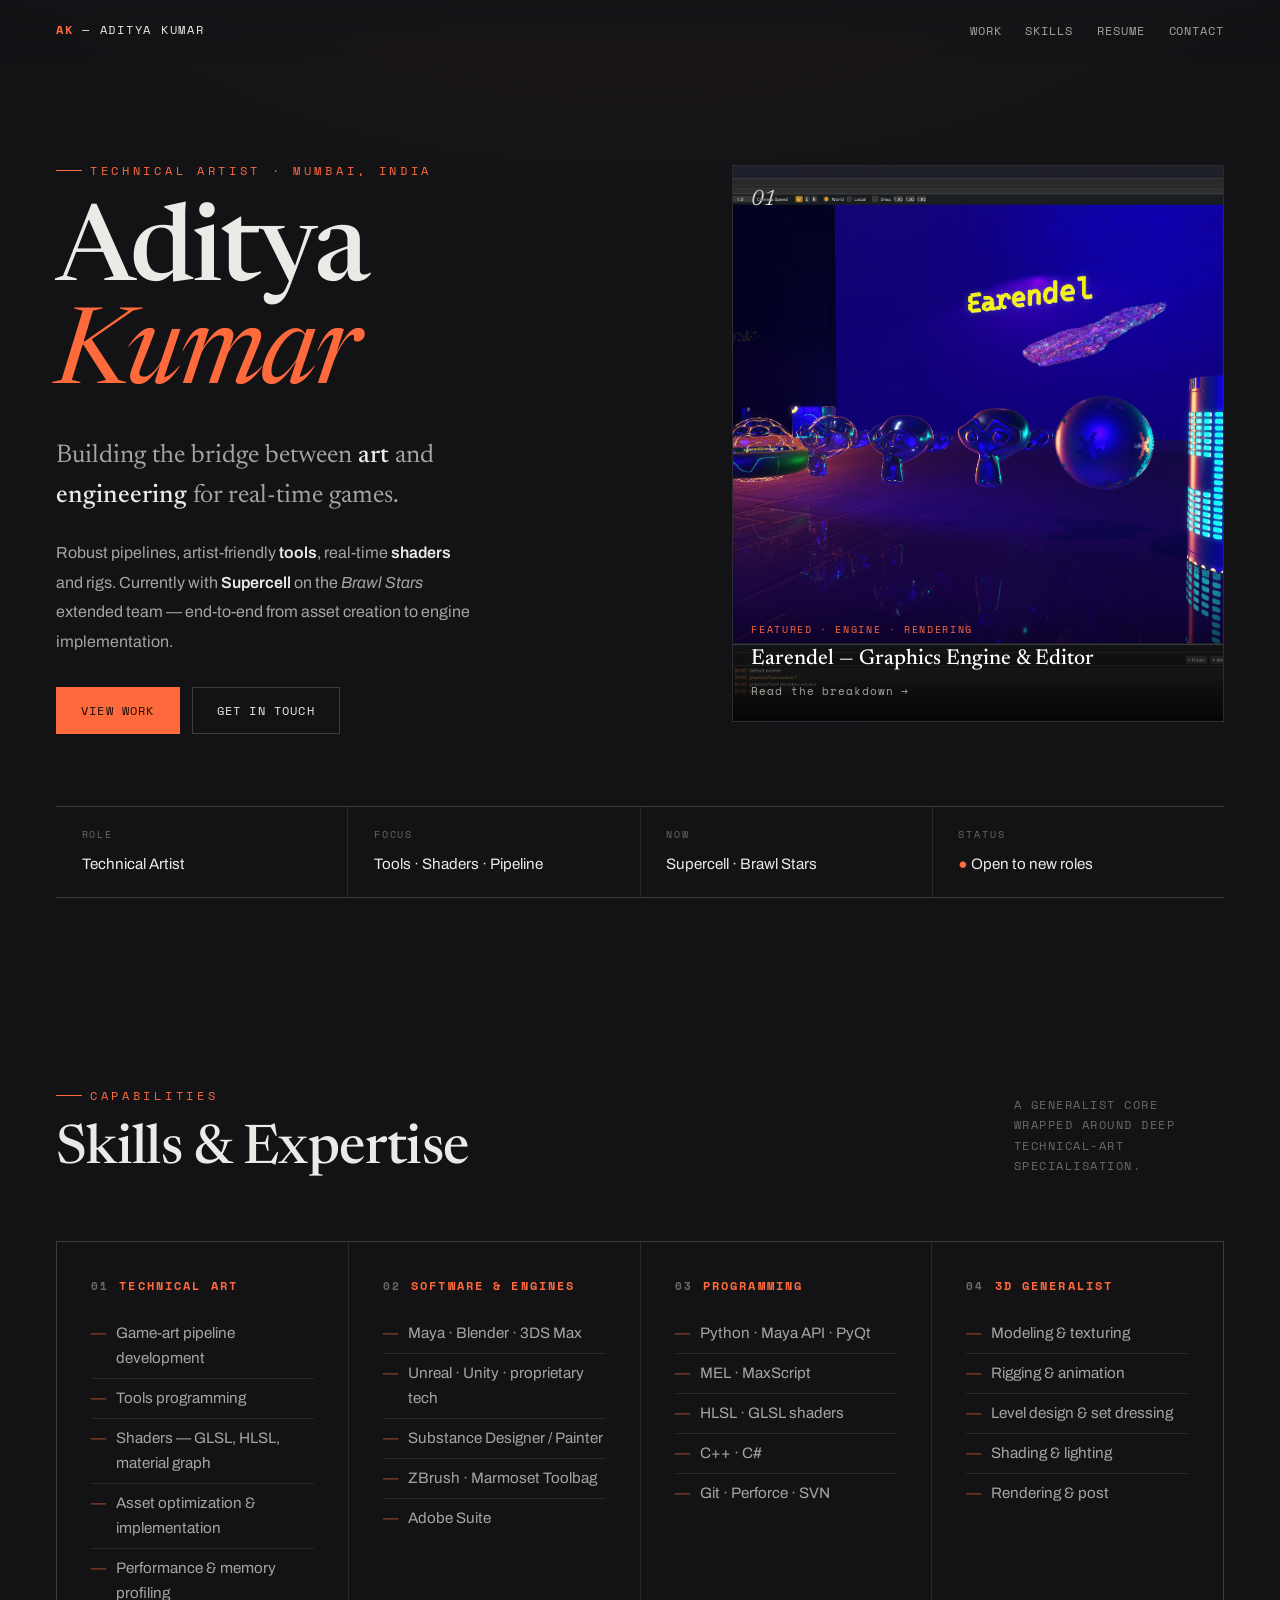
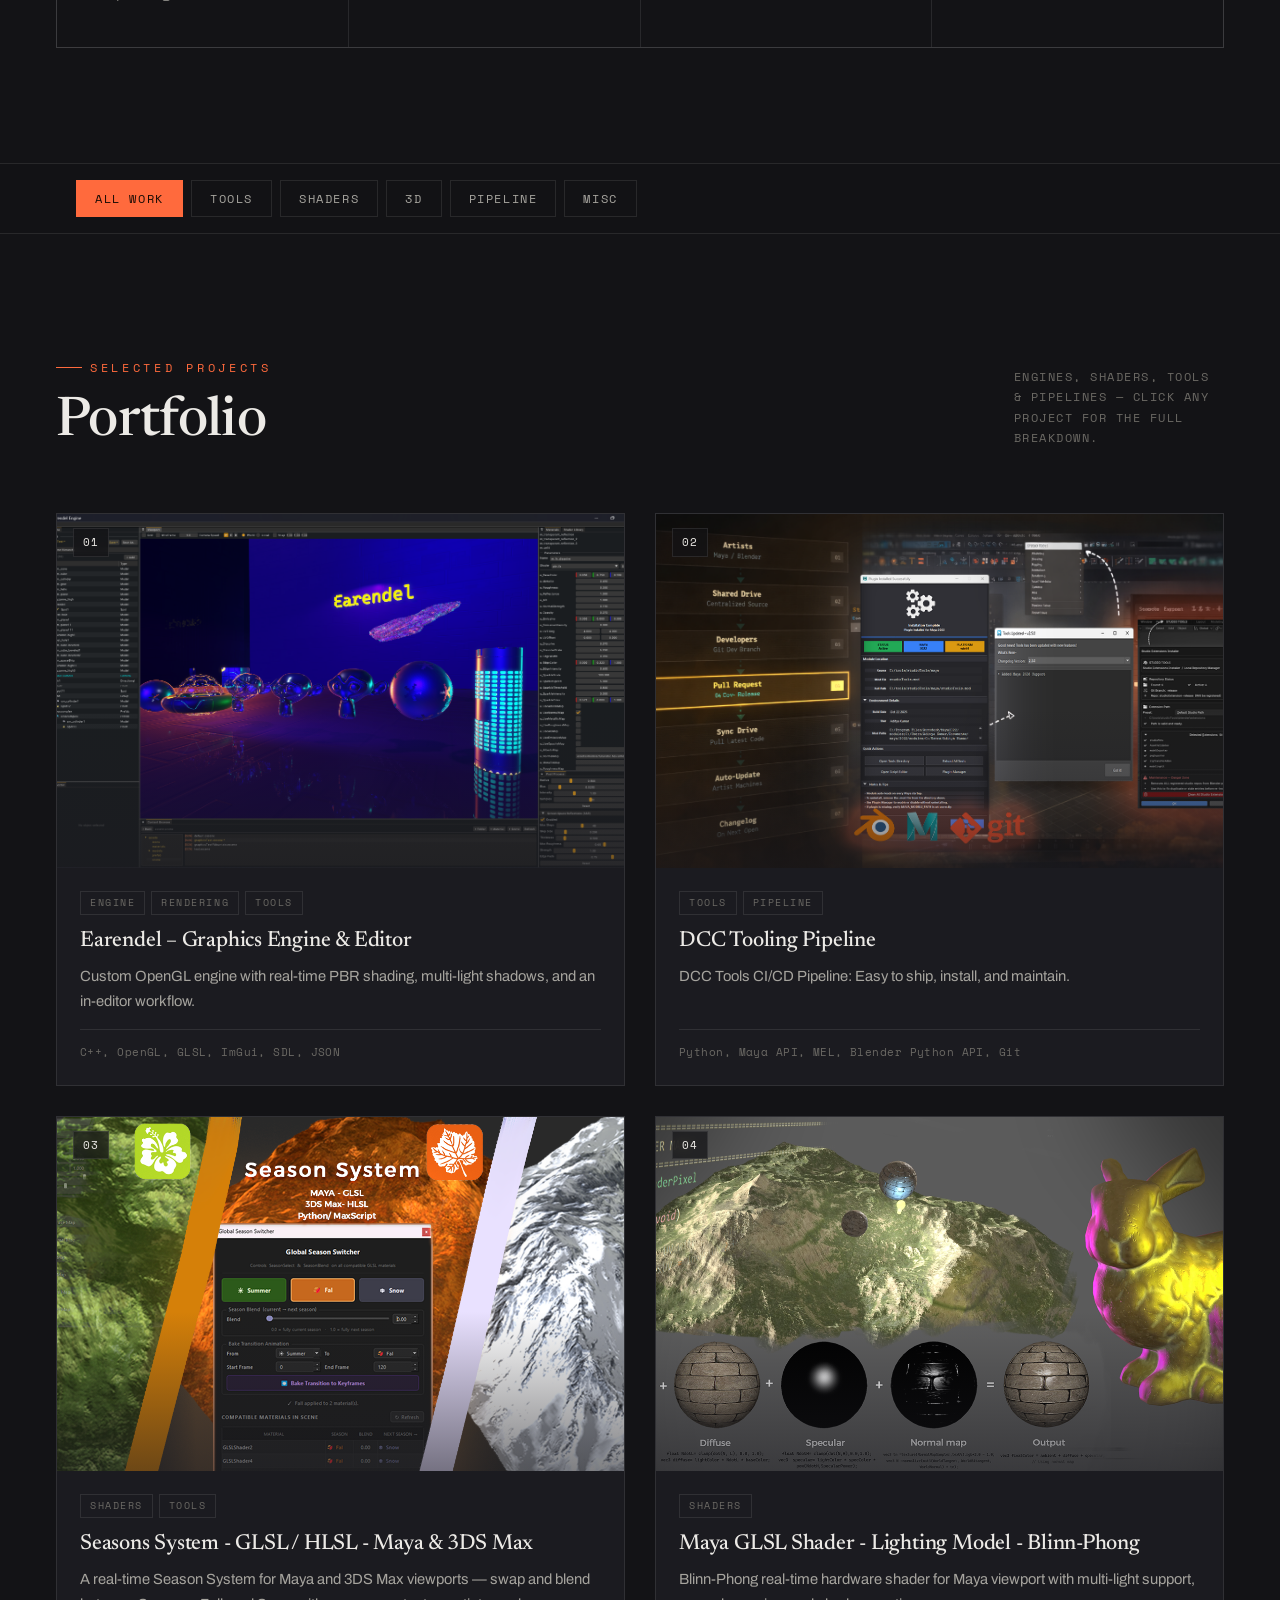
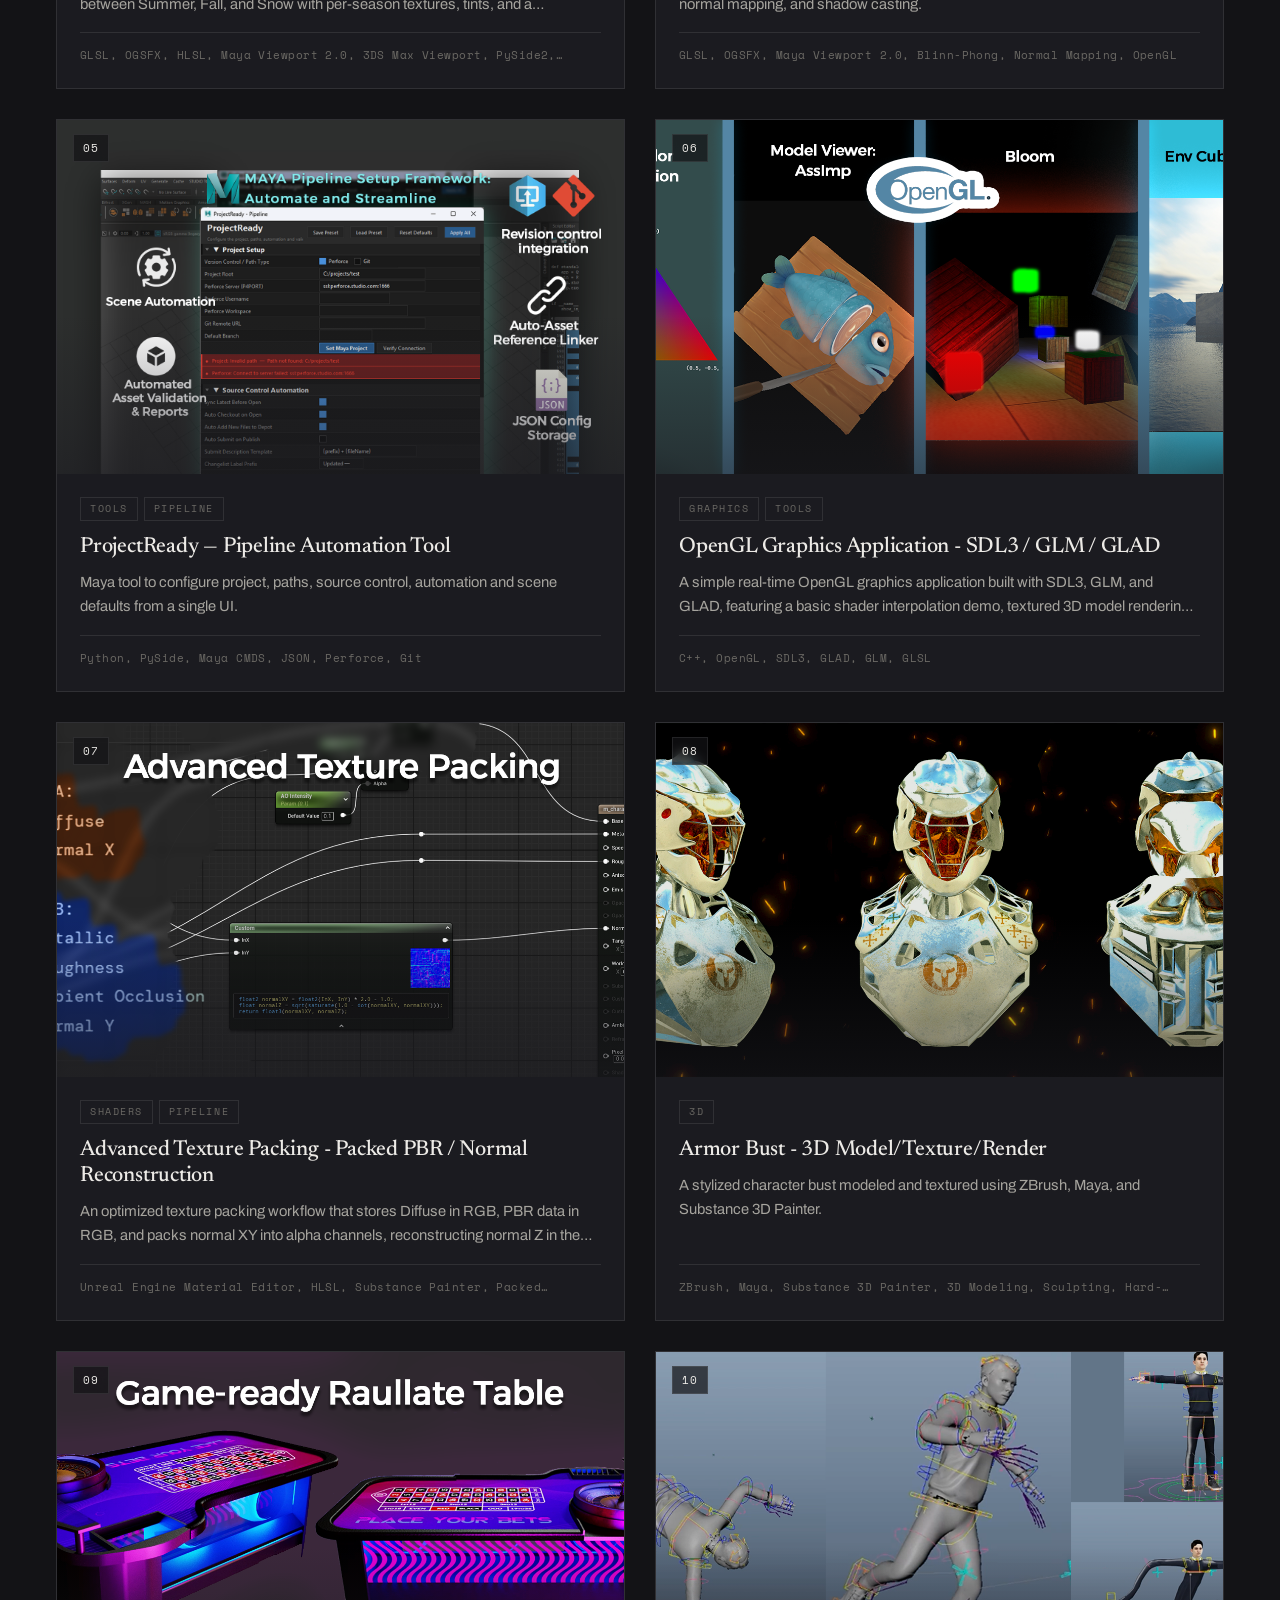
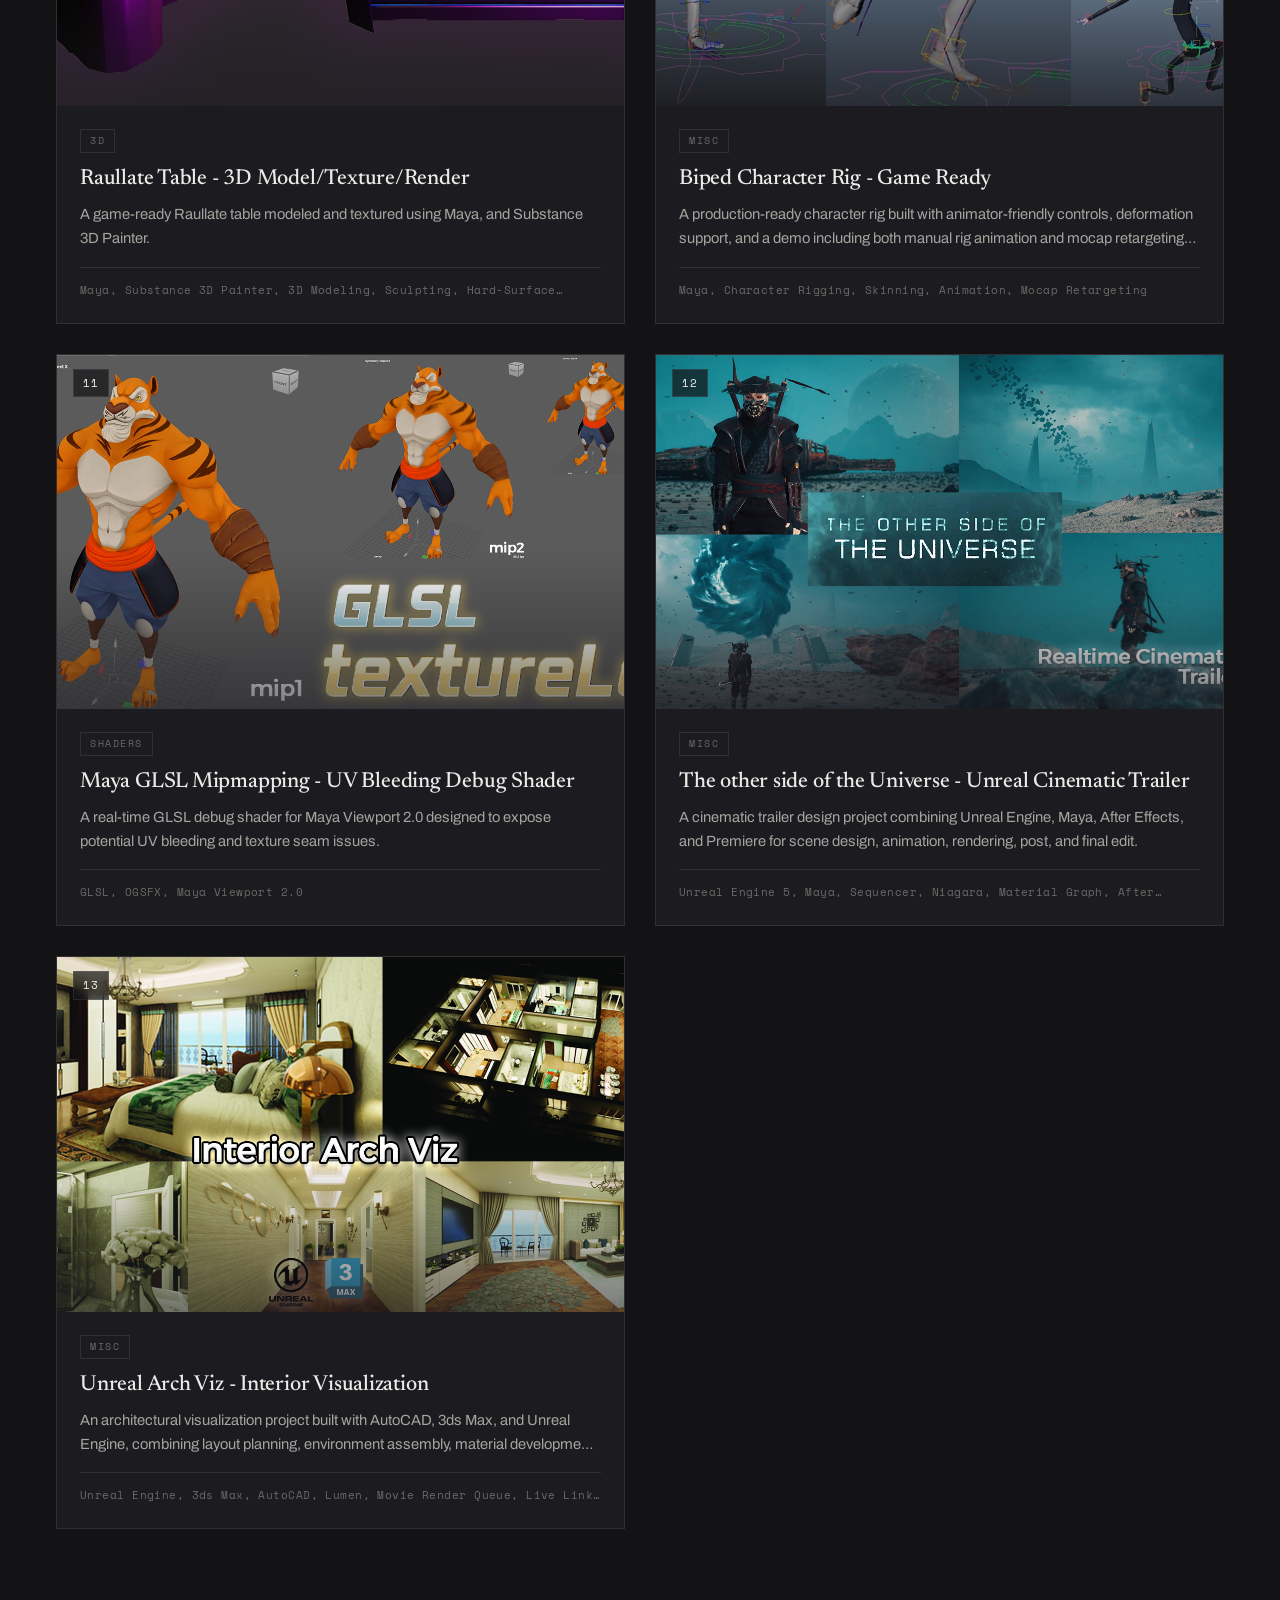
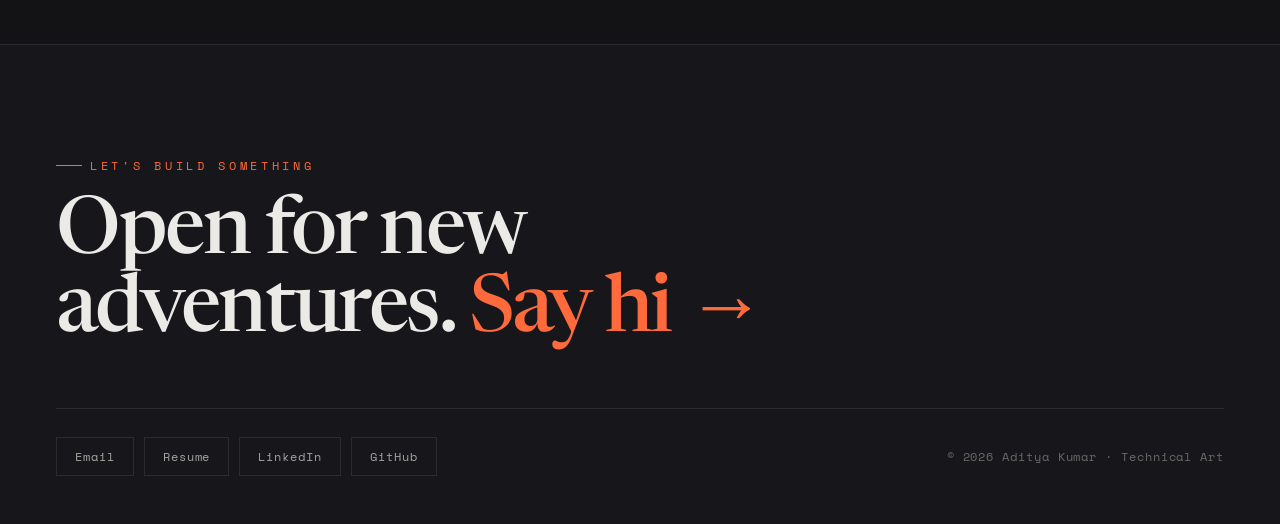
<file: studio.html>
<!DOCTYPE html>
<html lang="en">
<head>
<meta charset="UTF-8">
<meta name="viewport" content="width=device-width, initial-scale=1.0">
<title>Aditya Kumar — Technical Artist</title>
<link rel="preconnect" href="https://fonts.googleapis.com">
<link rel="preconnect" href="https://fonts.gstatic.com" crossorigin>
<link href="https://fonts.googleapis.com/css2?family=Newsreader:ital,opsz,wght@0,16..72,400;0,16..72,500;0,16..72,600;1,16..72,400&family=Archivo:wght@300;400;500;600&family=Space+Mono:wght@400;700&display=swap" rel="stylesheet">
<link rel="stylesheet" href="app.css">
<script>document.documentElement.classList.add('preanim');</script>
<style>
:root {
  --bg: #131316;
  --bg-2: #17171b;
  --surface: #1b1b20;
  --border: rgba(255,255,255,0.09);
  --border-strong: rgba(255,255,255,0.18);
  --text: #eceae6;
  --text-dim: #a6a49e;
  --text-mute: #6b6964;
  --accent: #ff6a3d;
  --accent-rgb: 255,106,61;
  --accent-ink: #1a0c05;
  --accent-2: #c9c6bf;
  --accent-2-rgb: 201,198,191;
  --code-text: #cfae9c;
  --font-display: 'Newsreader', Georgia, serif;
  --font-body: 'Archivo', sans-serif;
  --font-mono: 'Space Mono', monospace;
  --radius: 0px;
  --display-tracking: -0.012em;
  --maxw: 1240px;
}

body::before {
  content: ""; position: fixed; inset: 0; z-index: -2; pointer-events: none;
  background: radial-gradient(ellipse 90% 50% at 50% -5%, rgba(255,106,61,0.05), transparent 55%), var(--bg);
}

.topbar {
  position: fixed; top: 0; left: 0; right: 0; z-index: 600;
  display: flex; align-items: center; justify-content: space-between;
  padding: 20px clamp(20px, 5vw, 56px);
  backdrop-filter: blur(12px);
  background: linear-gradient(180deg, rgba(19,19,22,0.9), transparent);
}
.brand { font-family: var(--font-mono); font-size: 0.78rem; letter-spacing: 0.14em; text-transform: uppercase; color: var(--text); }
.brand b { color: var(--accent); }
.topbar nav { display: flex; gap: 24px; }
.topbar nav a { font-family: var(--font-mono); font-size: 0.72rem; letter-spacing: 0.08em; text-transform: uppercase; color: var(--text-dim); text-decoration: none; transition: color 0.25s; }
.topbar nav a:hover { color: var(--accent); }
@media (max-width: 720px) { .topbar nav { display: none; } }

/* ── Hero ─────────────────────────────────────────── */
.hero { padding: clamp(124px, 17vh, 190px) clamp(20px, 5vw, 56px) clamp(40px, 5vw, 70px); }
.hero-grid { display: grid; grid-template-columns: 1fr 0.82fr; gap: clamp(34px, 6vw, 88px); align-items: center; }
.hero-name {
  font-family: var(--font-display);
  font-weight: 500;
  font-size: clamp(3.2rem, 8.5vw, 6.6rem);
  line-height: 0.98;
  letter-spacing: -0.025em;
  color: var(--text);
  margin: 24px 0 26px;
}
.hero-name em { font-style: italic; color: var(--accent); font-weight: 400; }
.hero-lead { font-family: var(--font-display); font-size: clamp(1.2rem, 2.1vw, 1.6rem); line-height: 1.55; color: var(--text-dim); max-width: 32ch; font-weight: 400; }
.hero-lead b { color: var(--text); font-weight: 500; }
.hero-body { font-size: 1rem; line-height: 1.85; color: var(--text-dim); max-width: 46ch; margin-top: 22px; }
.hero-body strong { color: var(--text); font-weight: 600; }
.hero-actions { display: flex; gap: 12px; flex-wrap: wrap; margin-top: 30px; }
.btn { font-family: var(--font-mono); font-size: 0.74rem; letter-spacing: 0.1em; text-transform: uppercase; text-decoration: none; padding: 13px 24px; border: 1px solid var(--border-strong); color: var(--text); transition: all 0.3s var(--ease); }
.btn:hover { border-color: var(--accent); color: var(--accent); }
.btn-primary { background: var(--accent); color: var(--accent-ink); border-color: var(--accent); }
.btn-primary:hover { background: transparent; color: var(--accent); }

.featured { position: relative; cursor: pointer; overflow: hidden; background: var(--bg-2); border: 1px solid var(--border); }
.featured img { width: 100%; aspect-ratio: 3 / 3.4; object-fit: cover; transition: transform 0.8s var(--ease), filter 0.6s; }
.featured:hover img { transform: scale(1.04); }
.featured-num { position: absolute; top: 16px; left: 18px; font-family: var(--font-display); font-style: italic; font-size: 1.4rem; color: #fff; mix-blend-mode: difference; z-index: 3; }
.featured-cap { position: absolute; left: 0; right: 0; bottom: 0; padding: 22px 18px 18px; background: linear-gradient(180deg, transparent, rgba(0,0,0,0.85)); z-index: 3; }
.featured-cap .fc-tag { font-family: var(--font-mono); font-size: 0.64rem; letter-spacing: 0.16em; text-transform: uppercase; color: var(--accent); }
.featured-cap h3 { font-family: var(--font-display); font-weight: 500; font-size: 1.35rem; line-height: 1.12; color: #fff; margin-top: 6px; }
.featured-cap .fc-open { font-family: var(--font-mono); font-size: 0.7rem; letter-spacing: 0.08em; color: var(--text-dim); margin-top: 10px; display: inline-block; }

/* magazine meta strip */
.hero-meta {
  border-top: 1px solid var(--border); border-bottom: 1px solid var(--border);
  display: grid; grid-template-columns: repeat(4, 1fr); gap: 1px; background: var(--border);
  margin: clamp(40px, 6vw, 72px) auto 0; max-width: var(--maxw);
}
.hero-meta .cell { background: var(--bg); padding: 20px clamp(16px, 2vw, 26px); }
.hero-meta .cell .k { font-family: var(--font-mono); font-size: 0.64rem; letter-spacing: 0.18em; text-transform: uppercase; color: var(--text-mute); display: block; margin-bottom: 7px; }
.hero-meta .cell .v { font-size: 0.95rem; color: var(--text); }
.hero-meta .cell .v .on { color: var(--accent); }
@media (max-width: 760px) {
  .hero-grid { grid-template-columns: 1fr; gap: 36px; }
  .hero-right { order: -1; }
  .hero-meta { grid-template-columns: repeat(2, 1fr); }
}
@media (prefers-reduced-motion: no-preference) {
  .hero-left > *, .hero-right { transition: opacity 0.8s var(--ease), transform 0.8s var(--ease); }
  html.preanim .hero-left > *, html.preanim .hero-right { opacity: 0; transform: translateY(18px); }
  .hero-left > *:nth-child(1) { transition-delay: 0.02s; }
  .hero-left > *:nth-child(2) { transition-delay: 0.10s; }
  .hero-left > *:nth-child(3) { transition-delay: 0.18s; }
  .hero-left > *:nth-child(4) { transition-delay: 0.26s; }
  .hero-left > *:nth-child(5) { transition-delay: 0.34s; }
  .hero-right { transition-delay: 0.24s; }
}
.section-title { font-weight: 500; }
.content-block-heading, .card-title, .footer-cta h2, .modal-title { font-weight: 500; }
</style>
</head>
<body>

<div class="topbar">
  <div class="brand"><b>AK</b> — Aditya Kumar</div>
  <nav>
    <a href="#work">Work</a>
    <a href="#skills">Skills</a>
    <a href="./resume.html" target="_blank">Resume</a>
    <a href="mailto:aditya.techartist@gmail.com">Contact</a>
  </nav>
</div>

<header class="hero" data-screen-label="Hero">
  <div class="hero-grid wrap">
    <div class="hero-left">
      <span class="eyebrow">Technical Artist · Mumbai, India</span>
      <h1 class="hero-name">Aditya <em>Kumar</em></h1>
      <p class="hero-lead">Building the bridge between <b>art</b> and <b>engineering</b> for real-time games.</p>
      <p class="hero-body">Robust pipelines, artist-friendly <strong>tools</strong>, real-time <strong>shaders</strong> and rigs. Currently with <strong>Supercell</strong> on the <i>Brawl Stars</i> extended team — end-to-end from asset creation to engine implementation.</p>
      <div class="hero-actions">
        <a class="btn btn-primary" href="#work">View Work</a>
        <a class="btn" href="mailto:aditya.techartist@gmail.com">Get in touch</a>
      </div>
    </div>
    <div class="hero-right">
      <figure class="featured" onclick="openModalById(1)">
        <span class="featured-num">01</span>
        <img src="assets/images/012_Earendel_01.png" alt="Earendel graphics engine PBR scene">
        <figcaption class="featured-cap">
          <span class="fc-tag">Featured · Engine · Rendering</span>
          <h3>Earendel — Graphics Engine &amp; Editor</h3>
          <span class="fc-open">Read the breakdown →</span>
        </figcaption>
      </figure>
    </div>
  </div>
  <div class="hero-meta">
    <div class="cell"><span class="k">Role</span><span class="v">Technical Artist</span></div>
    <div class="cell"><span class="k">Focus</span><span class="v">Tools · Shaders · Pipeline</span></div>
    <div class="cell"><span class="k">Now</span><span class="v">Supercell · Brawl Stars</span></div>
    <div class="cell"><span class="k">Status</span><span class="v"><span class="on">●</span> Open to new roles</span></div>
  </div>
</header>

<section class="section" id="skills">
  <div class="wrap">
    <div class="section-head reveal">
      <div>
        <span class="eyebrow">Capabilities</span>
        <h2 class="section-title" style="margin-top:18px;">Skills &amp; Expertise</h2>
      </div>
      <p class="section-sub">A generalist core wrapped around deep technical-art specialisation.</p>
    </div>
    <div class="skills-grid reveal">
      <div class="skill-cat">
        <h3><span class="idx">01</span> Technical Art</h3>
        <ul>
          <li>Game-art pipeline development</li>
          <li>Tools programming</li>
          <li>Shaders — GLSL, HLSL, material graph</li>
          <li>Asset optimization &amp; implementation</li>
          <li>Performance &amp; memory profiling</li>
        </ul>
      </div>
      <div class="skill-cat">
        <h3><span class="idx">02</span> Software &amp; Engines</h3>
        <ul>
          <li>Maya · Blender · 3DS Max</li>
          <li>Unreal · Unity · proprietary tech</li>
          <li>Substance Designer / Painter</li>
          <li>ZBrush · Marmoset Toolbag</li>
          <li>Adobe Suite</li>
        </ul>
      </div>
      <div class="skill-cat">
        <h3><span class="idx">03</span> Programming</h3>
        <ul>
          <li>Python · Maya API · PyQt</li>
          <li>MEL · MaxScript</li>
          <li>HLSL · GLSL shaders</li>
          <li>C++ · C#</li>
          <li>Git · Perforce · SVN</li>
        </ul>
      </div>
      <div class="skill-cat">
        <h3><span class="idx">04</span> 3D Generalist</h3>
        <ul>
          <li>Modeling &amp; texturing</li>
          <li>Rigging &amp; animation</li>
          <li>Level design &amp; set dressing</li>
          <li>Shading &amp; lighting</li>
          <li>Rendering &amp; post</li>
        </ul>
      </div>
    </div>
  </div>
</section>

<div class="filterbar" id="work">
  <div class="filter-buttons">
    <button class="filter-btn active" data-filter="all">All Work</button>
    <button class="filter-btn" data-filter="tools">Tools</button>
    <button class="filter-btn" data-filter="shaders">Shaders</button>
    <button class="filter-btn" data-filter="3d">3D</button>
    <button class="filter-btn" data-filter="pipeline">Pipeline</button>
    <button class="filter-btn" data-filter="misc">Misc</button>
  </div>
</div>

<section class="section" data-screen-label="Work">
  <div class="wrap">
    <div class="section-head reveal">
      <div>
        <span class="eyebrow">Selected Projects</span>
        <h2 class="section-title" style="margin-top:18px;">Portfolio</h2>
      </div>
      <p class="section-sub">Engines, shaders, tools &amp; pipelines — click any project for the full breakdown.</p>
    </div>
    <div class="portfolio-grid" id="portfolioGrid"></div>
  </div>
</section>

<footer class="site-footer">
  <div class="footer-cta">
    <span class="eyebrow reveal">Let's build something</span>
    <h2 class="reveal" style="margin-top:20px;">Open for new<br>adventures. <a href="mailto:aditya.techartist@gmail.com">Say hi →</a></h2>
    <div class="footer-meta">
      <div class="footer-links">
        <a class="footer-link" href="mailto:aditya.techartist@gmail.com">Email</a>
        <a class="footer-link" href="./resume.html" target="_blank">Resume</a>
        <a class="footer-link" href="https://linkedin.com/in/ifxadi" target="_blank">LinkedIn</a>
        <a class="footer-link" href="https://github.com/ifxadi" target="_blank">GitHub</a>
      </div>
      <span class="footer-copy">© 2026 Aditya Kumar · Technical Art</span>
    </div>
  </div>
</footer>

<script src="portfolioData.js"></script>
<script src="app.js"></script>
<script>
(function () {
  function soft() { document.documentElement.classList.remove('preanim'); }
  function hard() {
    document.documentElement.classList.remove('preanim');
    var els = document.querySelectorAll('.hero-left > *, .hero-right');
    for (var i = 0; i < els.length; i++) {
      els[i].style.transition = 'none';
      els[i].style.opacity = '1';
      els[i].style.transform = 'none';
    }
  }
  if (document.readyState === 'complete') { requestAnimationFrame(soft); }
  else { window.addEventListener('load', function () { requestAnimationFrame(soft); }); }
  setTimeout(hard, 1500);
})();
</script>
</body>
</html>
</file>
<file: app.css>
/* ============================================================
   SHARED COMPONENT LAYER — themed entirely via CSS variables.
   Each direction (atelier / signal / studio) sets the variables;
   this file styles cards, filters, modal, content blocks, footer.
   ============================================================ */

*, *::before, *::after { margin: 0; padding: 0; box-sizing: border-box; }

:root {
    --maxw: 1280px;
    --radius: 0px;
    --ease: cubic-bezier(0.22, 1, 0.36, 1);
}

html { scroll-behavior: smooth; }

body {
    font-family: var(--font-body);
    background: var(--bg);
    color: var(--text);
    line-height: 1.65;
    -webkit-font-smoothing: antialiased;
    text-rendering: optimizeLegibility;
    overflow-x: hidden;
}

::selection { background: var(--accent); color: var(--accent-ink); }

a { color: inherit; }

img { display: block; max-width: 100%; }

/* ── Section scaffolding ───────────────────────────────────── */
.section { padding: clamp(64px, 9vw, 130px) clamp(20px, 5vw, 56px); }
.wrap { max-width: var(--maxw); margin: 0 auto; }

.eyebrow {
    font-family: var(--font-mono);
    font-size: 0.72rem;
    letter-spacing: 0.32em;
    text-transform: uppercase;
    color: var(--accent);
    display: inline-flex;
    align-items: center;
    gap: 0.7em;
}
.eyebrow::before {
    content: "";
    width: 26px; height: 1px;
    background: var(--accent);
    display: inline-block;
}

.section-head {
    display: flex;
    align-items: flex-end;
    justify-content: space-between;
    gap: 24px;
    margin-bottom: clamp(36px, 5vw, 64px);
    flex-wrap: wrap;
}
.section-title {
    font-family: var(--font-display);
    font-weight: 700;
    font-size: clamp(2rem, 5vw, 3.4rem);
    line-height: 1.0;
    letter-spacing: var(--display-tracking, -0.02em);
    color: var(--text);
}
.section-sub {
    font-family: var(--font-mono);
    font-size: 0.78rem;
    letter-spacing: 0.12em;
    color: var(--text-mute);
    text-transform: uppercase;
    max-width: 30ch;
}

/* ── Skills ─────────────────────────────────────────────────── */
.skills-grid {
    display: grid;
    grid-template-columns: repeat(auto-fit, minmax(240px, 1fr));
    gap: 1px;
    background: var(--border);
    border: 1px solid var(--border);
}
.skill-cat {
    background: var(--bg);
    padding: clamp(24px, 3vw, 34px);
    transition: background 0.4s var(--ease);
}
.skill-cat:hover { background: var(--surface); }
.skill-cat h3 {
    font-family: var(--font-mono);
    font-size: 0.74rem;
    letter-spacing: 0.18em;
    text-transform: uppercase;
    color: var(--accent);
    margin-bottom: 18px;
    display: flex;
    gap: 10px;
    align-items: baseline;
}
.skill-cat h3 .idx { color: var(--text-mute); font-size: 0.66rem; }
.skill-cat ul { list-style: none; }
.skill-cat li {
    font-size: 0.95rem;
    color: var(--text-dim);
    padding: 7px 0;
    border-bottom: 1px solid var(--border);
    display: flex;
    gap: 10px;
}
.skill-cat li:last-child { border-bottom: none; }
.skill-cat li::before { content: "—"; color: var(--accent); opacity: 0.6; }

/* ── Filter nav ─────────────────────────────────────────────── */
.filterbar {
    position: sticky;
    top: var(--topbar-h, 64px);
    z-index: 400;
    background: color-mix(in srgb, var(--bg) 88%, transparent);
    backdrop-filter: blur(16px);
    border-top: 1px solid var(--border);
    border-bottom: 1px solid var(--border);
}
.filter-buttons {
    max-width: var(--maxw);
    margin: 0 auto;
    display: flex;
    flex-wrap: wrap;
    gap: 8px;
    padding: 16px clamp(20px, 5vw, 56px);
}
.filter-btn {
    font-family: var(--font-mono);
    font-size: 0.72rem;
    letter-spacing: 0.14em;
    text-transform: uppercase;
    color: var(--text-dim);
    background: transparent;
    border: 1px solid var(--border);
    padding: 9px 18px;
    cursor: pointer;
    transition: all 0.25s var(--ease);
    border-radius: var(--radius);
}
.filter-btn:hover { color: var(--text); border-color: var(--text-mute); }
.filter-btn.active {
    background: var(--accent);
    color: var(--accent-ink);
    border-color: var(--accent);
}

/* ── Portfolio grid + cards ─────────────────────────────────── */
.portfolio-grid {
    display: grid;
    grid-template-columns: repeat(2, 1fr);
    gap: clamp(18px, 2.4vw, 30px);
}
.portfolio-item {
    position: relative;
    cursor: pointer;
    background: var(--surface);
    border: 1px solid var(--border);
    border-radius: var(--radius);
    overflow: hidden;
    transition: transform 0.5s var(--ease), border-color 0.4s var(--ease), box-shadow 0.5s var(--ease);
    display: flex;
    flex-direction: column;
}
.portfolio-item:hover {
    transform: translateY(-5px);
    border-color: var(--accent);
    box-shadow: 0 24px 60px -24px rgba(0,0,0,0.8);
}
.thumb-wrap {
    position: relative;
    overflow: hidden;
    aspect-ratio: 16 / 10;
    background: var(--bg-2);
}
.thumb-wrap::after {
    content: "";
    position: absolute; inset: 0;
    background: linear-gradient(180deg, transparent 55%, color-mix(in srgb, var(--surface) 80%, transparent));
    opacity: 0.7;
    pointer-events: none;
}
.thumbnail {
    width: 100%; height: 100%;
    object-fit: cover;
    transition: transform 0.7s var(--ease), filter 0.5s var(--ease);
    filter: saturate(1.02);
}
.portfolio-item:hover .thumbnail { transform: scale(1.06); filter: saturate(1.12); }

.card-index {
    position: absolute;
    top: 14px; left: 16px;
    z-index: 3;
    font-family: var(--font-mono);
    font-size: 0.7rem;
    letter-spacing: 0.1em;
    color: var(--text);
    background: color-mix(in srgb, var(--bg) 70%, transparent);
    backdrop-filter: blur(6px);
    padding: 4px 9px;
    border: 1px solid var(--border);
}
.card-content { padding: clamp(18px, 1.8vw, 26px); display: flex; flex-direction: column; flex: 1; }
.card-tags { display: flex; flex-wrap: wrap; gap: 6px; margin-bottom: 13px; }
.category-tag {
    font-family: var(--font-mono);
    font-size: 0.6rem;
    letter-spacing: 0.16em;
    text-transform: uppercase;
    color: var(--text-mute);
    border: 1px solid var(--border);
    padding: 3px 9px;
    border-radius: var(--radius);
}
.card-title {
    font-family: var(--font-display);
    font-weight: 600;
    font-size: clamp(1.15rem, 1.7vw, 1.45rem);
    line-height: 1.2;
    letter-spacing: -0.01em;
    color: var(--text);
    margin-bottom: 10px;
}
.card-description {
    color: var(--text-dim);
    font-size: 0.92rem;
    line-height: 1.65;
    display: -webkit-box;
    -webkit-line-clamp: 2;
    -webkit-box-orient: vertical;
    overflow: hidden;
    margin-bottom: 16px;
}
.card-tech {
    margin-top: auto;
    padding-top: 14px;
    border-top: 1px solid var(--border);
    font-family: var(--font-mono);
    font-size: 0.68rem;
    letter-spacing: 0.04em;
    color: var(--text-mute);
    display: -webkit-box;
    -webkit-line-clamp: 1;
    -webkit-box-orient: vertical;
    overflow: hidden;
}
.card-open {
    flex-shrink: 0;
    color: var(--accent);
    font-family: var(--font-mono);
    font-size: 0.7rem;
    letter-spacing: 0.1em;
    transition: transform 0.3s var(--ease);
}
.portfolio-item:hover .card-open { transform: translateX(4px); }

/* ── Modal ──────────────────────────────────────────────────── */
.modal {
    display: none;
    position: fixed; inset: 0;
    background: color-mix(in srgb, var(--bg-2) 80%, rgba(0,0,0,0.85));
    backdrop-filter: blur(10px);
    z-index: 1000;
    animation: mFade 0.3s var(--ease);
}
.modal.active { display: block; }
@keyframes mFade { from { opacity: 0; } to { opacity: 1; } }
.modal-wrapper { height: 100%; display: flex; align-items: center; justify-content: center; padding: clamp(8px, 2vw, 28px); }
.modal-content {
    background: var(--bg);
    border: 1px solid var(--border-strong);
    width: min(1100px, 100%);
    max-height: 94vh;
    display: flex;
    flex-direction: column;
    overflow: hidden;
    border-radius: var(--radius);
    animation: mSlide 0.4s var(--ease);
    box-shadow: 0 40px 120px -30px rgba(0,0,0,0.9);
}
@keyframes mSlide { from { opacity: 0; transform: translateY(28px); } to { opacity: 1; transform: translateY(0); } }
.modal-topbar {
    display: flex; align-items: center; justify-content: space-between;
    padding: 16px 22px;
    border-bottom: 1px solid var(--border);
    background: var(--surface);
    flex-shrink: 0;
}
.modal-topbar .mt-label { font-family: var(--font-mono); font-size: 0.68rem; letter-spacing: 0.24em; text-transform: uppercase; color: var(--accent); }
.modal-close {
    width: 34px; height: 34px;
    background: transparent;
    border: 1px solid var(--border);
    color: var(--text-dim);
    cursor: pointer;
    font-size: 1.1rem;
    display: flex; align-items: center; justify-content: center;
    transition: all 0.25s var(--ease);
    border-radius: var(--radius);
}
.modal-close:hover { background: var(--accent); color: var(--accent-ink); border-color: var(--accent); transform: rotate(90deg); }
.modal-body {
    overflow-y: auto;
    flex: 1;
    scrollbar-width: thin;
    scrollbar-color: var(--text-mute) transparent;
}
.modal-body::-webkit-scrollbar { width: 7px; }
.modal-body::-webkit-scrollbar-thumb { background: var(--border-strong); }
.modal-hero { position: relative; aspect-ratio: 21 / 9; background: var(--bg-2); border-bottom: 1px solid var(--border); }
.modal-hero img { width: 100%; height: 100%; object-fit: cover; }
.modal-inner { padding: clamp(26px, 4vw, 52px); }
.modal-category {
    font-family: var(--font-mono);
    font-size: 0.7rem;
    letter-spacing: 0.18em;
    text-transform: uppercase;
    color: var(--accent);
    margin-bottom: 16px;
    display: block;
}
.modal-title {
    font-family: var(--font-display);
    font-weight: 700;
    font-size: clamp(1.7rem, 3.5vw, 2.7rem);
    line-height: 1.05;
    letter-spacing: -0.02em;
    color: var(--text);
    margin-bottom: 22px;
}
.modal-description {
    color: var(--text-dim);
    font-size: 1.05rem;
    line-height: 1.85;
    border-left: 2px solid var(--accent);
    padding-left: 22px;
    margin-bottom: 12px;
}

/* content blocks */
.modal-content-blocks { margin-top: 30px; }
.content-block { margin-bottom: 26px; }
.content-block-heading {
    font-family: var(--font-display);
    font-weight: 600;
    font-size: 1.25rem;
    color: var(--text);
    margin-bottom: 12px;
    display: flex;
    gap: 0.6em;
    align-items: baseline;
}
.content-block-heading::before { content: "//"; color: var(--accent); font-family: var(--font-mono); font-size: 0.8em; }
.content-block-paragraph { color: var(--text-dim); font-size: 0.97rem; line-height: 1.85; margin-bottom: 12px; }
.content-block-image { border: 1px solid var(--border); margin: 18px 0; border-radius: var(--radius); overflow: hidden; }
.content-block-image img { width: 100%; }
.content-block-code {
    background: var(--bg-2);
    border: 1px solid var(--border);
    border-left: 2px solid var(--accent);
    padding: 30px 18px 18px;
    margin: 16px 0;
    overflow-x: auto;
    position: relative;
    border-radius: var(--radius);
}
.content-block-code::before {
    content: "CODE";
    position: absolute; top: 0; left: 0;
    background: var(--accent); color: var(--accent-ink);
    padding: 3px 11px;
    font-family: var(--font-mono); font-size: 0.62rem; font-weight: 700; letter-spacing: 0.18em;
}
.content-block-code pre { font-family: var(--font-mono); font-size: 0.85rem; color: var(--code-text, var(--text-dim)); line-height: 1.7; white-space: pre-wrap; word-break: break-word; }

.content-block-video { position: relative; margin: 20px 0; border: 1px solid var(--border); background: #000; overflow: hidden; border-radius: var(--radius); }
.content-block-video .video-label { position: absolute; top: 0; left: 0; z-index: 3; background: var(--accent); color: var(--accent-ink); padding: 3px 11px; font-family: var(--font-mono); font-size: 0.62rem; font-weight: 700; letter-spacing: 0.18em; }
.content-block-video .video-embed-wrapper { position: relative; width: 100%; padding-top: 56.25%; }
.content-block-video .video-embed-wrapper iframe { position: absolute; inset: 0; width: 100%; height: 100%; border: none; }
.content-block-video .video-link-btn { display: flex; align-items: center; justify-content: center; gap: 12px; padding: 30px 20px; color: var(--text); text-decoration: none; font-family: var(--font-mono); font-size: 0.8rem; letter-spacing: 0.12em; text-transform: uppercase; transition: all 0.25s; }
.content-block-video .video-link-btn:hover { background: var(--surface); color: var(--accent); }

.content-block-canvas-wrap { position: relative; margin: 18px 0; overflow: hidden; border: 1px solid var(--border); }
.content-block-canvas { display: block; width: 100%; height: 280px; }

/* modal meta details */
.modal-details { border-top: 1px solid var(--border); margin-top: 30px; padding-top: 28px; display: grid; gap: 14px; }
.detail-item { display: grid; grid-template-columns: 140px 1fr; gap: 18px; align-items: baseline; }
.detail-label { font-family: var(--font-mono); font-size: 0.68rem; letter-spacing: 0.16em; text-transform: uppercase; color: var(--accent); }
.detail-value { color: var(--text); font-size: 0.95rem; }
.detail-value a { color: var(--accent); text-decoration: none; border-bottom: 1px solid var(--border-strong); }
.detail-value a:hover { border-bottom-color: var(--accent); }

/* ── Footer ─────────────────────────────────────────────────── */
.site-footer { border-top: 1px solid var(--border); padding: clamp(56px, 8vw, 110px) clamp(20px, 5vw, 56px) 48px; background: var(--bg-2); }
.footer-cta { max-width: var(--maxw); margin: 0 auto; }
.footer-cta h2 {
    font-family: var(--font-display);
    font-weight: 700;
    font-size: clamp(2.4rem, 7vw, 5rem);
    line-height: 0.98;
    letter-spacing: -0.03em;
    color: var(--text);
    margin-bottom: 24px;
}
.footer-cta h2 a { color: var(--accent); text-decoration: none; }
.footer-meta { display: flex; justify-content: space-between; gap: 24px; flex-wrap: wrap; align-items: center; margin-top: 56px; padding-top: 28px; border-top: 1px solid var(--border); }
.footer-links { display: flex; gap: 10px; flex-wrap: wrap; }
.footer-link {
    font-family: var(--font-mono); font-size: 0.74rem; letter-spacing: 0.08em;
    color: var(--text-dim); text-decoration: none;
    border: 1px solid var(--border); padding: 9px 18px;
    transition: all 0.25s var(--ease); border-radius: var(--radius);
}
.footer-link:hover { color: var(--accent); border-color: var(--accent); }
.footer-copy { font-family: var(--font-mono); font-size: 0.72rem; letter-spacing: 0.08em; color: var(--text-mute); }

/* ── Reveal on scroll ───────────────────────────────────────── */
.reveal { opacity: 0; transform: translateY(24px); transition: opacity 0.8s var(--ease), transform 0.8s var(--ease); }
.reveal.in { opacity: 1; transform: none; }

@media (prefers-reduced-motion: reduce) {
    .reveal { opacity: 1; transform: none; transition: none; }
    * { scroll-behavior: auto; }
}

/* ── Responsive ─────────────────────────────────────────────── */
@media (max-width: 880px) {
    .portfolio-grid { grid-template-columns: 1fr; }
    .detail-item { grid-template-columns: 1fr; gap: 4px; }
}
</file>
